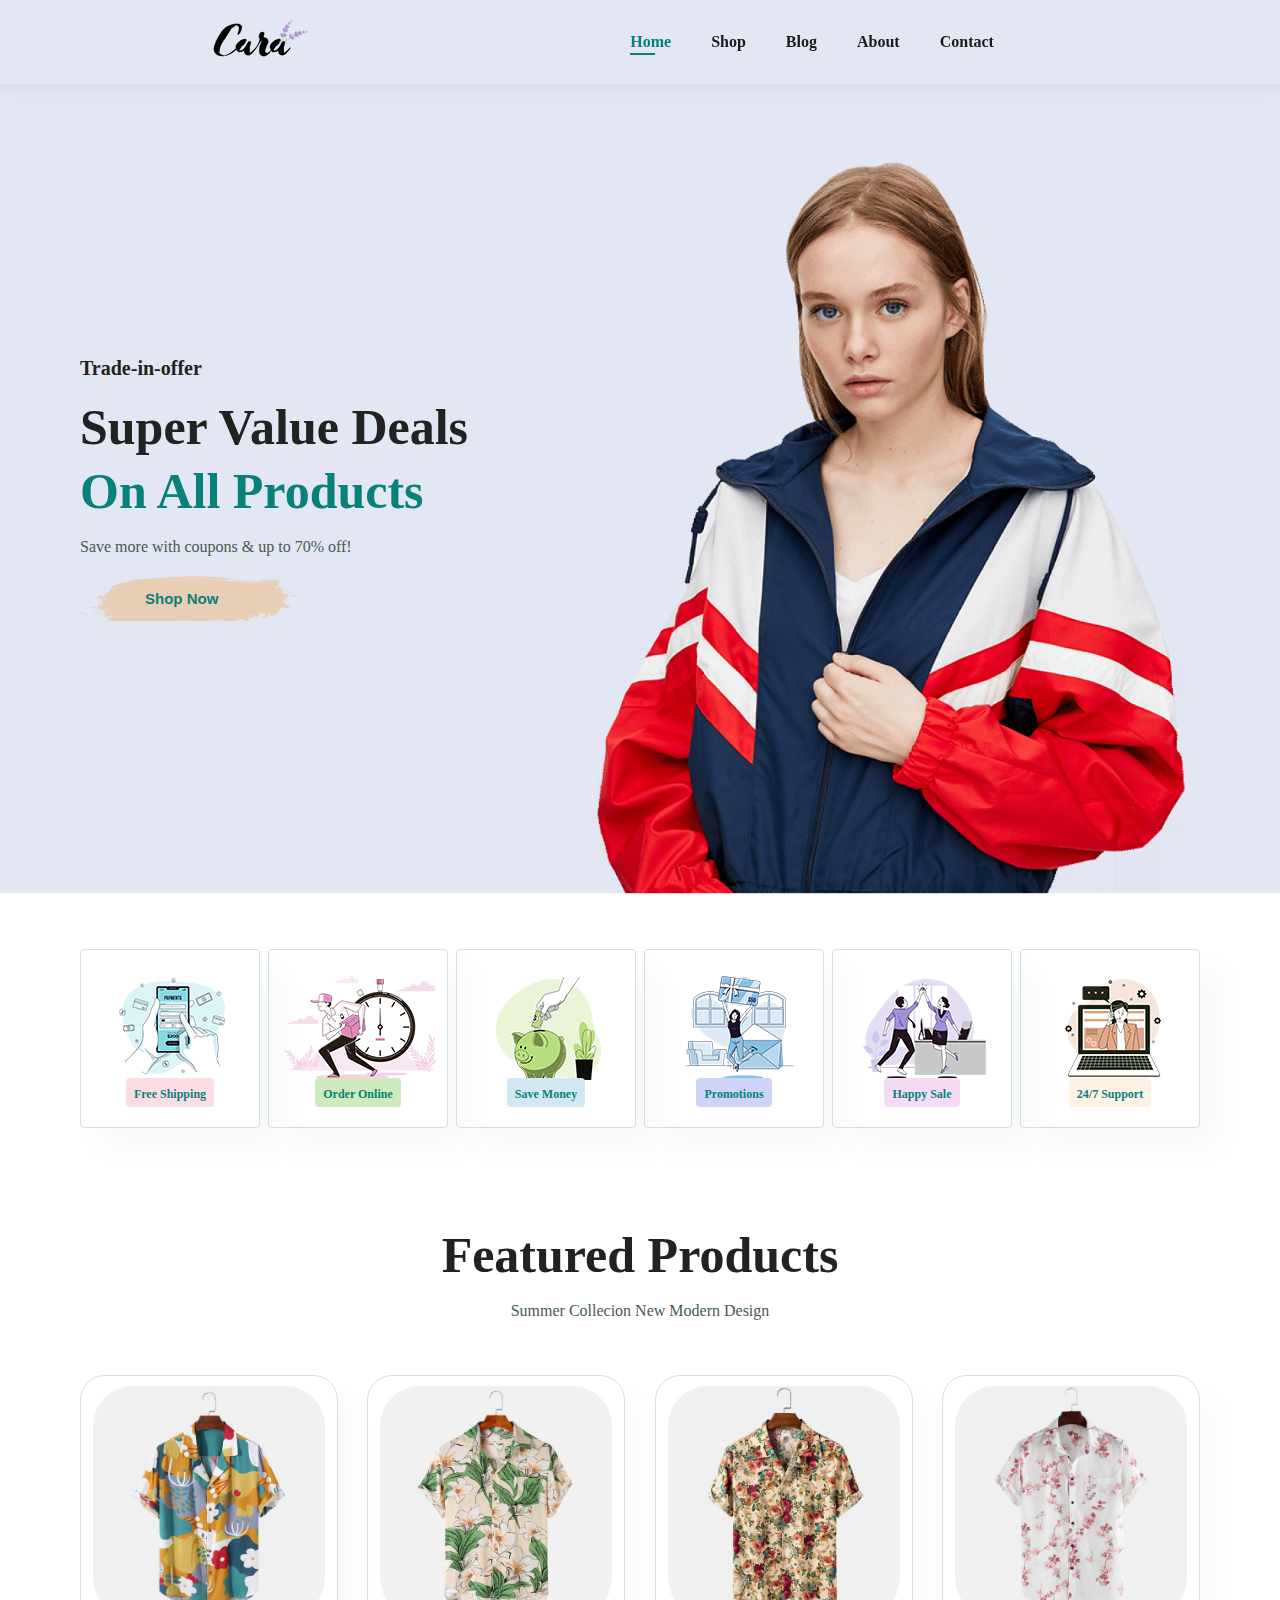
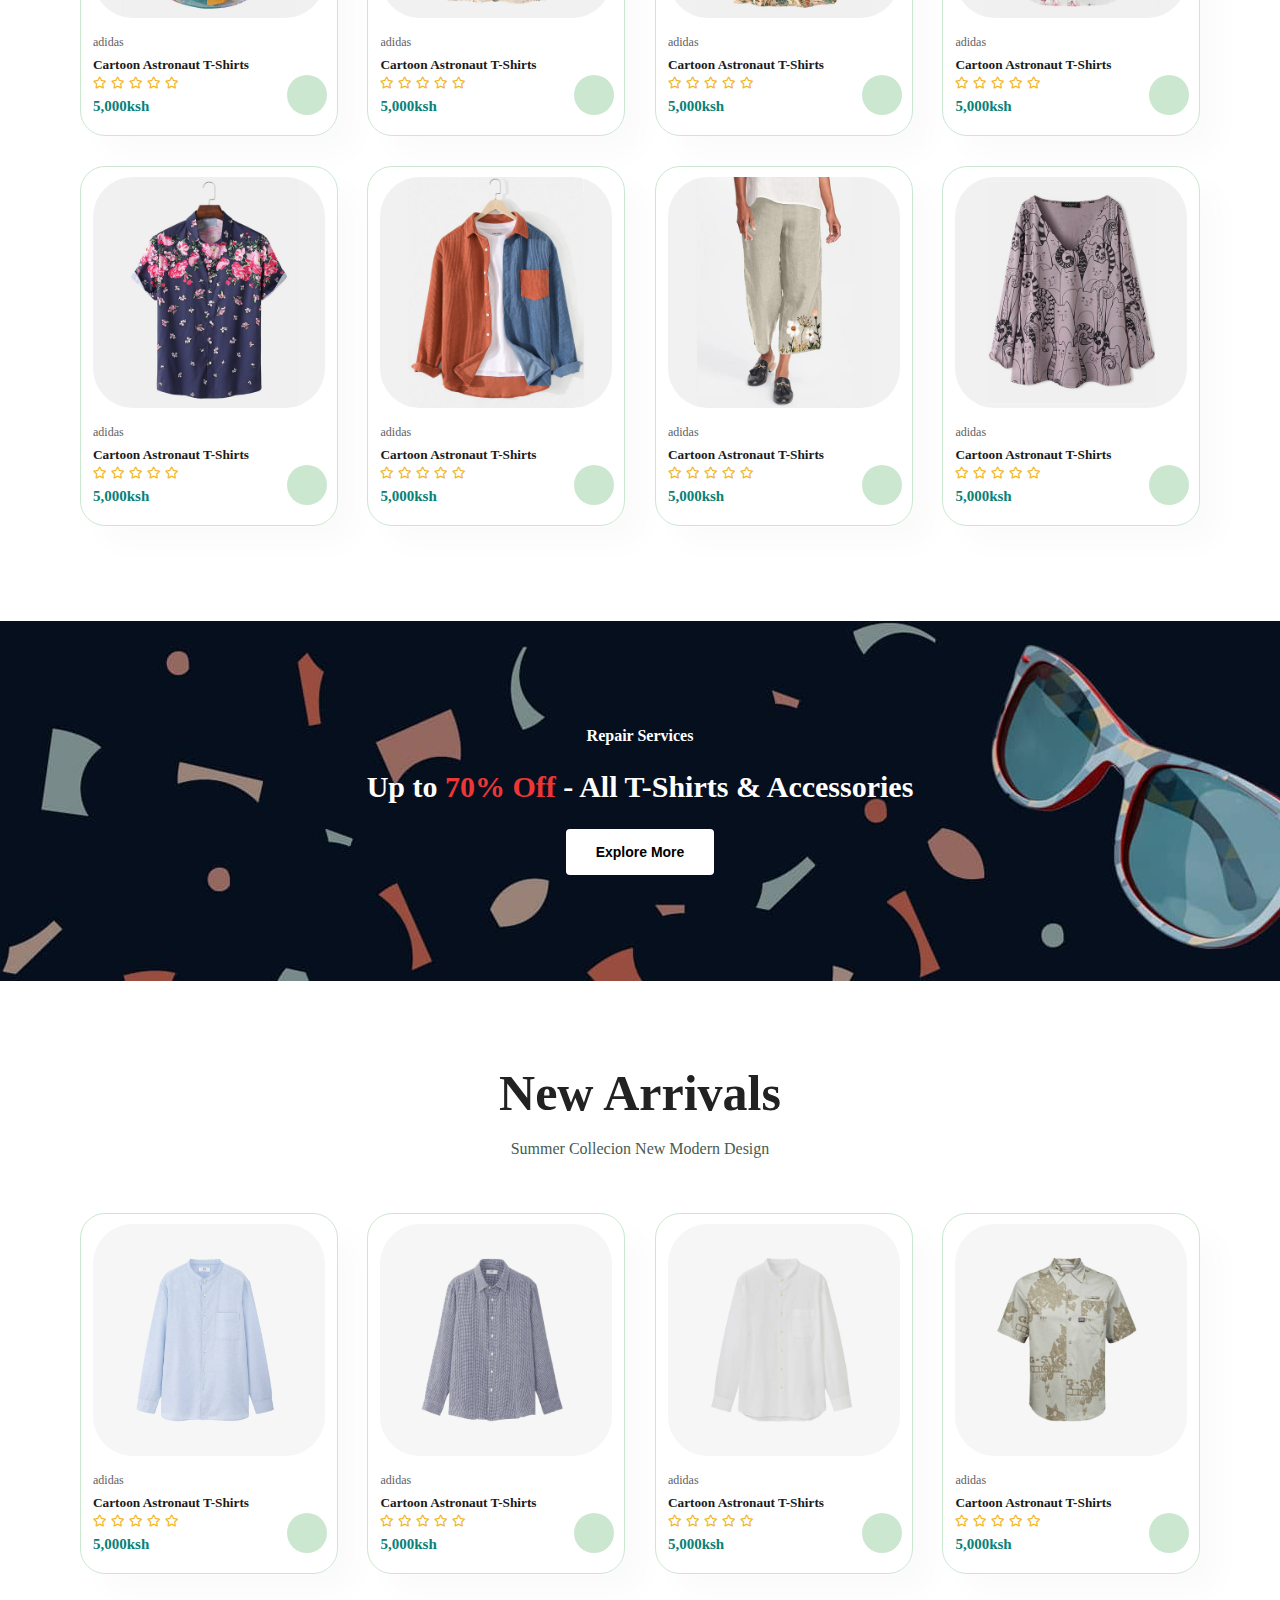
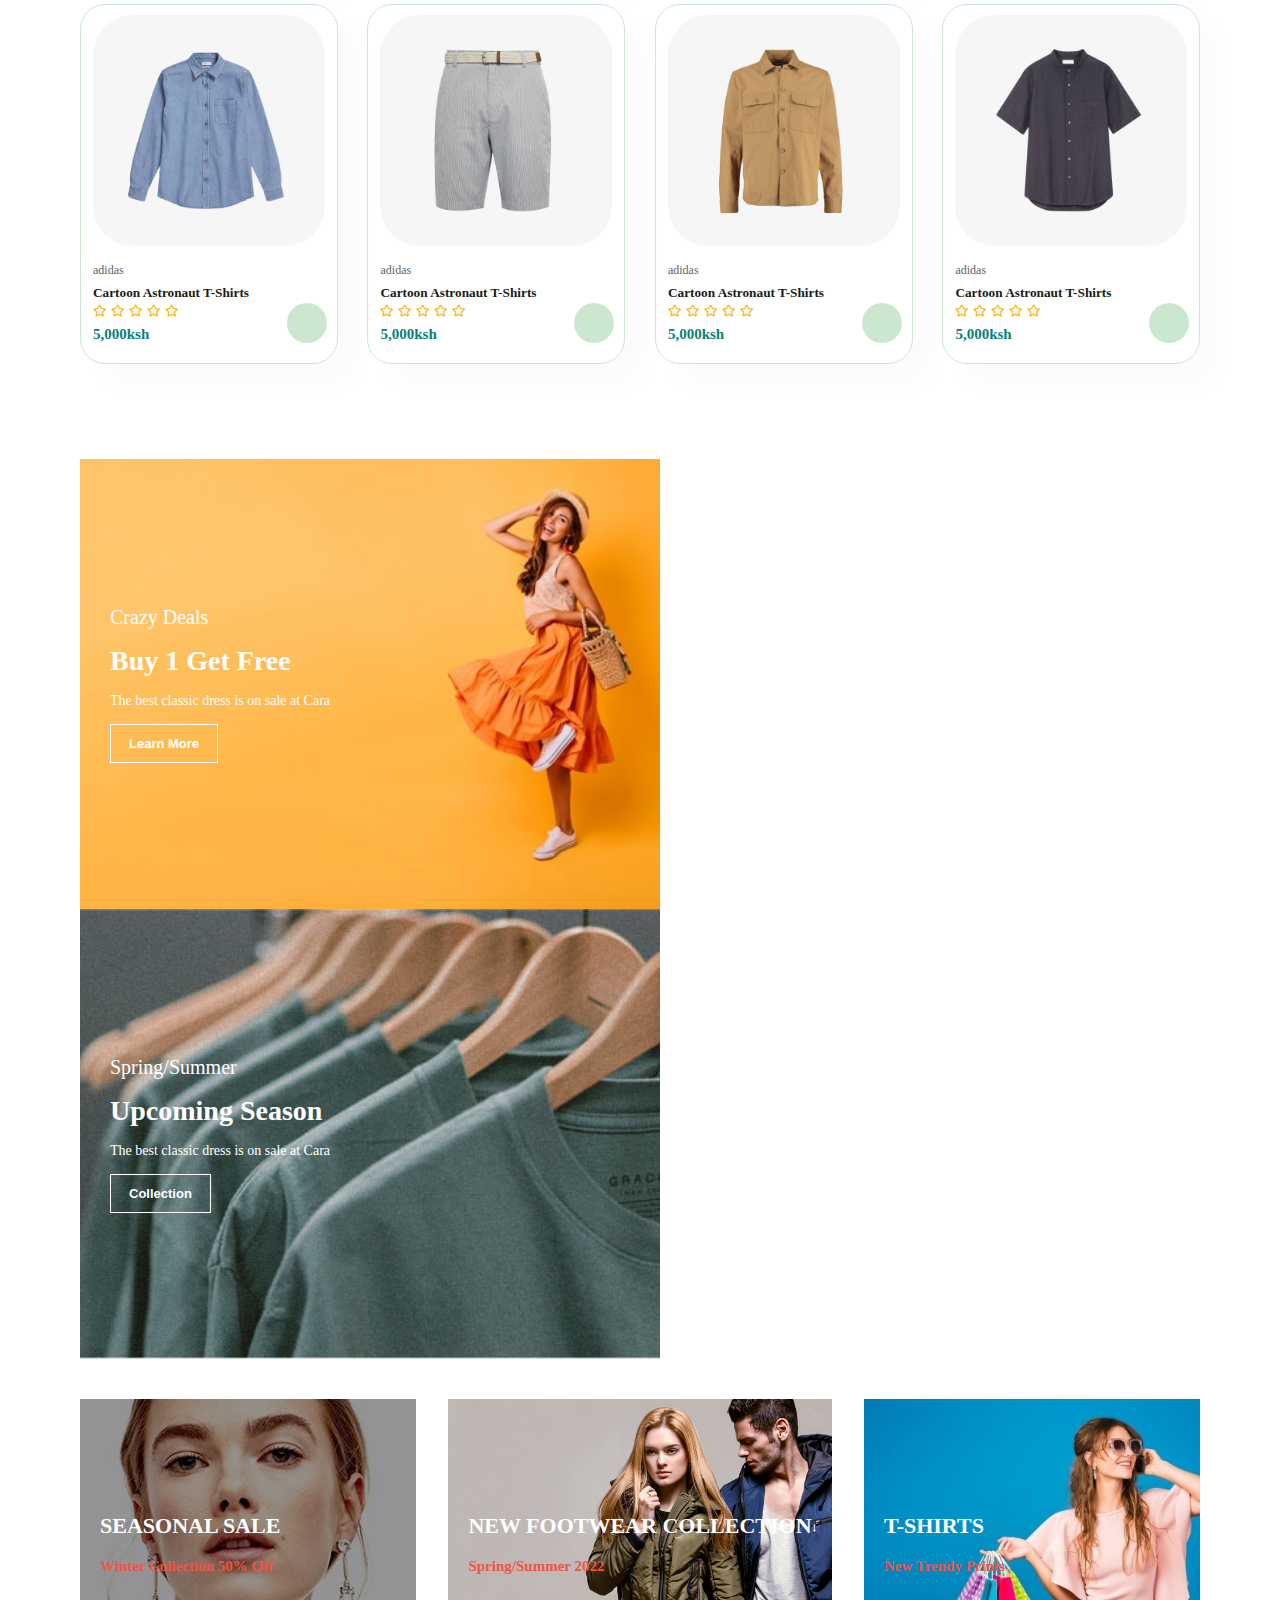
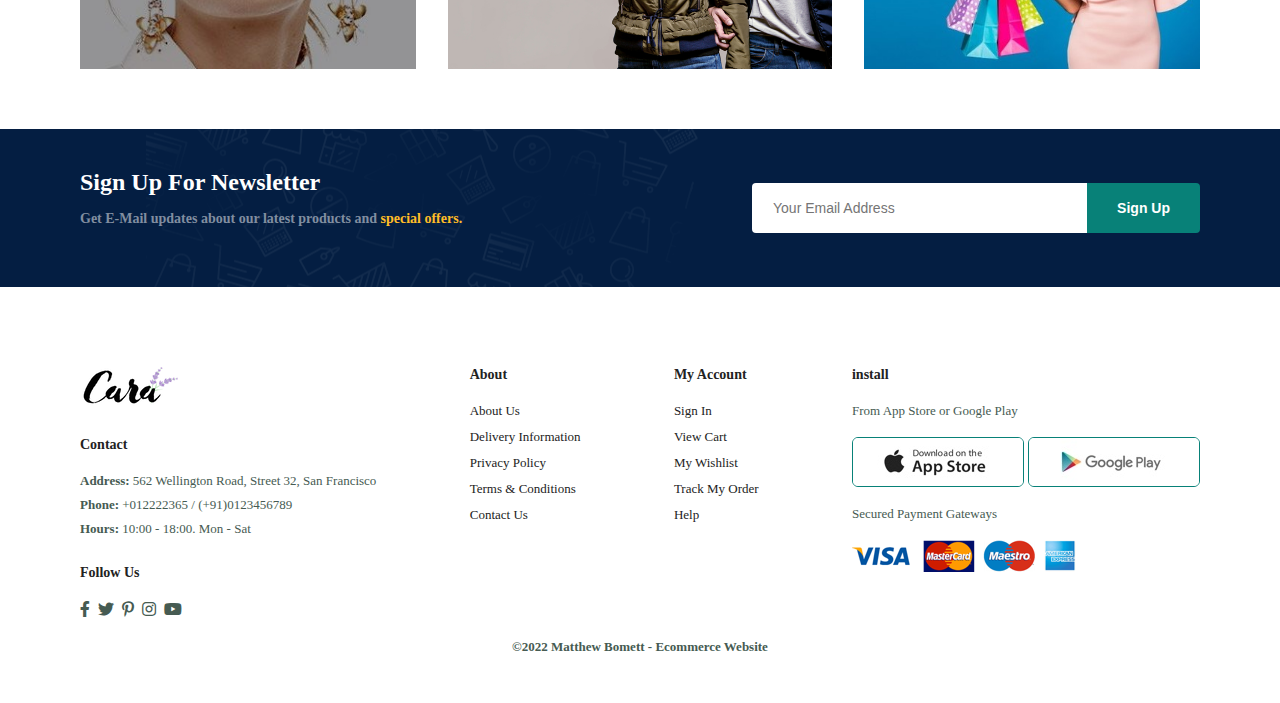
<file: index.html>
<!DOCTYPE html>
<html lang="en">
  <head>
    <meta charset="UTF-8" />
    <meta http-equiv="X-UA-Compatible" content="IE=edge" />
    <meta name="viewport" content="width=device-width, initial-scale=1.0" />
    <title>Ecommerce Website</title>
    <link
      rel="stylesheet"
      href="https://pro.fontawesome.com/releases/v5.10.0/css/all.css"
    />
    <link rel="stylesheet" href="style.css" />
  </head>

  <body>
    <section id="header">
      <a href="#"><img src="img\logo.png" class="logo" alt="" /></a>

      <div>
        <ul id="navbar">
          <li><a class="active" href="index.html">Home</a></li>
          <li><a href="shop.html">Shop</a></li>
          <li><a href="blog.html">Blog</a></li>
          <li><a href="about.html">About</a></li>
          <li><a href="contact.html">Contact</a></li>
          <li id="lg-bag">
            <a href="cart.html"><i class="far fa-shopping-bag"></i></a>
          </li>
          <a href="#" id="close"><i class="far fa-times"></i></a>
        </ul>
      </div>

      <div id="mobile">
        <a href="cart.html"><i class="far fa-shopping-bag"></i></a>
        <i id="bar" class="fas fa-outdent"></i>
      </div>
    </section>

    <section id="hero">
      <h4>Trade-in-offer</h4>
      <h2>Super Value Deals</h2>
      <h1>On All Products</h1>
      <p>Save more with coupons & up to 70% off!</p>
      <button>Shop Now</button>
    </section>

    <section id="feature" class="section-p1">
      <div class="fe-box">
        <img src="img/features/f1.png" alt="" />
        <h6>Free Shipping</h6>
      </div>
      <div class="fe-box">
        <img src="img/features/f2.png" alt="" />
        <h6>Order Online</h6>
      </div>
      <div class="fe-box">
        <img src="img/features/f3.png" alt="" />
        <h6>Save Money</h6>
      </div>
      <div class="fe-box">
        <img src="img/features/f4.png" alt="" />
        <h6>Promotions</h6>
      </div>
      <div class="fe-box">
        <img src="img/features/f5.png" alt="" />
        <h6>Happy Sale</h6>
      </div>
      <div class="fe-box">
        <img src="img/features/f6.png" alt="" />
        <h6>24/7 Support</h6>
      </div>
    </section>

    <section id="product1" class="section-p1">
      <h2>Featured Products</h2>
      <p>Summer Collecion New Modern Design</p>
      <div class="pro-container">
        <div class="pro">
          <img src="img/products/f1.jpg" alt="" />
          <div class="des">
            <span>adidas</span>
            <h5>Cartoon Astronaut T-Shirts</h5>
            <div class="star">
              <i class="far fa-star"></i>
              <i class="far fa-star"></i>
              <i class="far fa-star"></i>
              <i class="far fa-star"></i>
              <i class="far fa-star"></i>
            </div>
            <h4>5,000ksh</h4>
          </div>
          <a href="#"><i class="far fa-shopping-cart cart"></i></a>
        </div>
        <div class="pro">
          <img src="img/products/f2.jpg" alt="" />
          <div class="des">
            <span>adidas</span>
            <h5>Cartoon Astronaut T-Shirts</h5>
            <div class="star">
              <i class="far fa-star"></i>
              <i class="far fa-star"></i>
              <i class="far fa-star"></i>
              <i class="far fa-star"></i>
              <i class="far fa-star"></i>
            </div>
            <h4>5,000ksh</h4>
          </div>
          <a href="#"><i class="far fa-shopping-cart cart"></i></a>
        </div>
        <div class="pro">
          <img src="img/products/f3.jpg" alt="" />
          <div class="des">
            <span>adidas</span>
            <h5>Cartoon Astronaut T-Shirts</h5>
            <div class="star">
              <i class="far fa-star"></i>
              <i class="far fa-star"></i>
              <i class="far fa-star"></i>
              <i class="far fa-star"></i>
              <i class="far fa-star"></i>
            </div>
            <h4>5,000ksh</h4>
          </div>
          <a href="#"><i class="far fa-shopping-cart cart"></i></a>
        </div>
        <div class="pro">
          <img src="img/products/f4.jpg" alt="" />
          <div class="des">
            <span>adidas</span>
            <h5>Cartoon Astronaut T-Shirts</h5>
            <div class="star">
              <i class="far fa-star"></i>
              <i class="far fa-star"></i>
              <i class="far fa-star"></i>
              <i class="far fa-star"></i>
              <i class="far fa-star"></i>
            </div>
            <h4>5,000ksh</h4>
          </div>
          <a href="#"><i class="far fa-shopping-cart cart"></i></a>
        </div>
        <div class="pro">
          <img src="img/products/f5.jpg" alt="" />
          <div class="des">
            <span>adidas</span>
            <h5>Cartoon Astronaut T-Shirts</h5>
            <div class="star">
              <i class="far fa-star"></i>
              <i class="far fa-star"></i>
              <i class="far fa-star"></i>
              <i class="far fa-star"></i>
              <i class="far fa-star"></i>
            </div>
            <h4>5,000ksh</h4>
          </div>
          <a href="#"><i class="far fa-shopping-cart cart"></i></a>
        </div>
        <div class="pro">
          <img src="img/products/f6.jpg" alt="" />
          <div class="des">
            <span>adidas</span>
            <h5>Cartoon Astronaut T-Shirts</h5>
            <div class="star">
              <i class="far fa-star"></i>
              <i class="far fa-star"></i>
              <i class="far fa-star"></i>
              <i class="far fa-star"></i>
              <i class="far fa-star"></i>
            </div>
            <h4>5,000ksh</h4>
          </div>
          <a href="#"><i class="far fa-shopping-cart cart"></i></a>
        </div>
        <div class="pro">
          <img src="img/products/f7.jpg" alt="" />
          <div class="des">
            <span>adidas</span>
            <h5>Cartoon Astronaut T-Shirts</h5>
            <div class="star">
              <i class="far fa-star"></i>
              <i class="far fa-star"></i>
              <i class="far fa-star"></i>
              <i class="far fa-star"></i>
              <i class="far fa-star"></i>
            </div>
            <h4>5,000ksh</h4>
          </div>
          <a href="#"><i class="far fa-shopping-cart cart"></i></a>
        </div>
        <div class="pro">
          <img src="img/products/f8.jpg" alt="" />
          <div class="des">
            <span>adidas</span>
            <h5>Cartoon Astronaut T-Shirts</h5>
            <div class="star">
              <i class="far fa-star"></i>
              <i class="far fa-star"></i>
              <i class="far fa-star"></i>
              <i class="far fa-star"></i>
              <i class="far fa-star"></i>
            </div>
            <h4>5,000ksh</h4>
          </div>
          <a href="#"><i class="far fa-shopping-cart cart"></i></a>
        </div>
      </div>
    </section>

    <section id="banner" class="section-m1">
      <h4>Repair Services</h4>
      <h2>Up to <span>70% Off</span> - All T-Shirts & Accessories</h2>
      <button class="normal">Explore More</button>
    </section>

    <section id="product1" class="section-p1">
      <h2>New Arrivals</h2>
      <p>Summer Collecion New Modern Design</p>
      <div class="pro-container">
        <div class="pro">
          <img src="img/products/n1.jpg" alt="" />
          <div class="des">
            <span>adidas</span>
            <h5>Cartoon Astronaut T-Shirts</h5>
            <div class="star">
              <i class="far fa-star"></i>
              <i class="far fa-star"></i>
              <i class="far fa-star"></i>
              <i class="far fa-star"></i>
              <i class="far fa-star"></i>
            </div>
            <h4>5,000ksh</h4>
          </div>
          <a href="#"><i class="far fa-shopping-cart cart"></i></a>
        </div>
        <div class="pro">
          <img src="img/products/n2.jpg" alt="" />
          <div class="des">
            <span>adidas</span>
            <h5>Cartoon Astronaut T-Shirts</h5>
            <div class="star">
              <i class="far fa-star"></i>
              <i class="far fa-star"></i>
              <i class="far fa-star"></i>
              <i class="far fa-star"></i>
              <i class="far fa-star"></i>
            </div>
            <h4>5,000ksh</h4>
          </div>
          <a href="#"><i class="far fa-shopping-cart cart"></i></a>
        </div>
        <div class="pro">
          <img src="img/products/n3.jpg" alt="" />
          <div class="des">
            <span>adidas</span>
            <h5>Cartoon Astronaut T-Shirts</h5>
            <div class="star">
              <i class="far fa-star"></i>
              <i class="far fa-star"></i>
              <i class="far fa-star"></i>
              <i class="far fa-star"></i>
              <i class="far fa-star"></i>
            </div>
            <h4>5,000ksh</h4>
          </div>
          <a href="#"><i class="far fa-shopping-cart cart"></i></a>
        </div>
        <div class="pro">
          <img src="img/products/n4.jpg" alt="" />
          <div class="des">
            <span>adidas</span>
            <h5>Cartoon Astronaut T-Shirts</h5>
            <div class="star">
              <i class="far fa-star"></i>
              <i class="far fa-star"></i>
              <i class="far fa-star"></i>
              <i class="far fa-star"></i>
              <i class="far fa-star"></i>
            </div>
            <h4>5,000ksh</h4>
          </div>
          <a href="#"><i class="far fa-shopping-cart cart"></i></a>
        </div>
        <div class="pro">
          <img src="img/products/n5.jpg" alt="" />
          <div class="des">
            <span>adidas</span>
            <h5>Cartoon Astronaut T-Shirts</h5>
            <div class="star">
              <i class="far fa-star"></i>
              <i class="far fa-star"></i>
              <i class="far fa-star"></i>
              <i class="far fa-star"></i>
              <i class="far fa-star"></i>
            </div>
            <h4>5,000ksh</h4>
          </div>
          <a href="#"><i class="far fa-shopping-cart cart"></i></a>
        </div>
        <div class="pro">
          <img src="img/products/n6.jpg" alt="" />
          <div class="des">
            <span>adidas</span>
            <h5>Cartoon Astronaut T-Shirts</h5>
            <div class="star">
              <i class="far fa-star"></i>
              <i class="far fa-star"></i>
              <i class="far fa-star"></i>
              <i class="far fa-star"></i>
              <i class="far fa-star"></i>
            </div>
            <h4>5,000ksh</h4>
          </div>
          <a href="#"><i class="far fa-shopping-cart cart"></i></a>
        </div>
        <div class="pro">
          <img src="img/products/n7.jpg" alt="" />
          <div class="des">
            <span>adidas</span>
            <h5>Cartoon Astronaut T-Shirts</h5>
            <div class="star">
              <i class="far fa-star"></i>
              <i class="far fa-star"></i>
              <i class="far fa-star"></i>
              <i class="far fa-star"></i>
              <i class="far fa-star"></i>
            </div>
            <h4>5,000ksh</h4>
          </div>
          <a href="#"><i class="far fa-shopping-cart cart"></i></a>
        </div>
        <div class="pro">
          <img src="img/products/n8.jpg" alt="" />
          <div class="des">
            <span>adidas</span>
            <h5>Cartoon Astronaut T-Shirts</h5>
            <div class="star">
              <i class="far fa-star"></i>
              <i class="far fa-star"></i>
              <i class="far fa-star"></i>
              <i class="far fa-star"></i>
              <i class="far fa-star"></i>
            </div>
            <h4>5,000ksh</h4>
          </div>
          <a href="#"><i class="far fa-shopping-cart cart"></i></a>
        </div>
      </div>
    </section>

    <section id="sm-banner" class="section-p1">
      <div class="banner-box">
        <h4>Crazy Deals</h4>
        <h2>Buy 1 Get Free</h2>
        <span>The best classic dress is on sale at Cara</span>
        <button class="white">Learn More</button>
      </div>
      <div class="banner-box banner-box2">
        <h4>Spring/Summer</h4>
        <h2>Upcoming Season</h2>
        <span>The best classic dress is on sale at Cara</span>
        <button class="white">Collection</button>
      </div>
    </section>

    <section id="banner3">
      <div class="banner-box">
        <h2>SEASONAL SALE</h2>
        <h3>Winter Collection 50% Off</h3>
      </div>
      <div class="banner-box banner-box2">
        <h2>NEW FOOTWEAR COLLECTION</h2>
        <h3>Spring/Summer 2022</h3>
      </div>
      <div class="banner-box banner-box3">
        <h2>T-SHIRTS</h2>
        <h3>New Trendy Prints</h3>
      </div>
    </section>

    <section id="newsletter" class="section-p1 section-m1">
      <div class="newstext">
        <h4>Sign Up For Newsletter</h4>
        <p>
          Get E-Mail updates about our latest products and
          <span>special offers.</span>
        </p>
      </div>
      <div class="form">
        <input type="text" placeholder="Your Email Address" />
        <button class="normal">Sign Up</button>
      </div>
    </section>

    <footer class="section-p1">
      <div class="col">
        <img class="logo" src="img/logo.png" alt="" />
        <h4>Contact</h4>
        <p>
          <strong>Address:</strong> 562 Wellington Road, Street 32, San
          Francisco
        </p>
        <p><strong>Phone:</strong> +012222365 / (+91)0123456789</p>
        <p><strong>Hours:</strong> 10:00 - 18:00. Mon - Sat</p>
        <div class="follow">
          <h4>Follow Us</h4>
          <div class="icon">
            <i class="fab fa-facebook-f"></i>
            <i class="fab fa-twitter"></i>
            <i class="fab fa-pinterest-p"></i>
            <i class="fab fa-instagram"></i>
            <i class="fab fa-youtube"></i>
          </div>
        </div>
      </div>

      <div class="col">
        <h4>About</h4>
        <a href="#">About Us</a>
        <a href="#">Delivery Information</a>
        <a href="#">Privacy Policy</a>
        <a href="#">Terms & Conditions</a>
        <a href="#">Contact Us</a>
      </div>

      <div class="col">
        <h4>My Account</h4>
        <a href="#">Sign In</a>
        <a href="#">View Cart</a>
        <a href="#">My Wishlist</a>
        <a href="#">Track My Order</a>
        <a href="#">Help</a>
      </div>

      <div class="col install">
        <h4>install</h4>
        <p>From App Store or Google Play</p>
        <div class="row">
          <img src="img/pay/app.jpg" alt="" />
          <img src="img/pay/play.jpg" alt="" />
        </div>
        <p>Secured Payment Gateways</p>
        <img src="img/pay/pay.png" alt="" />
      </div>

      <div class="copyright">
        <p><strong>©2022 Matthew Bomett - Ecommerce Website</strong></p>
      </div>
    </footer>

    <script src="script.js"></script>
  </body>
</html>
</file>
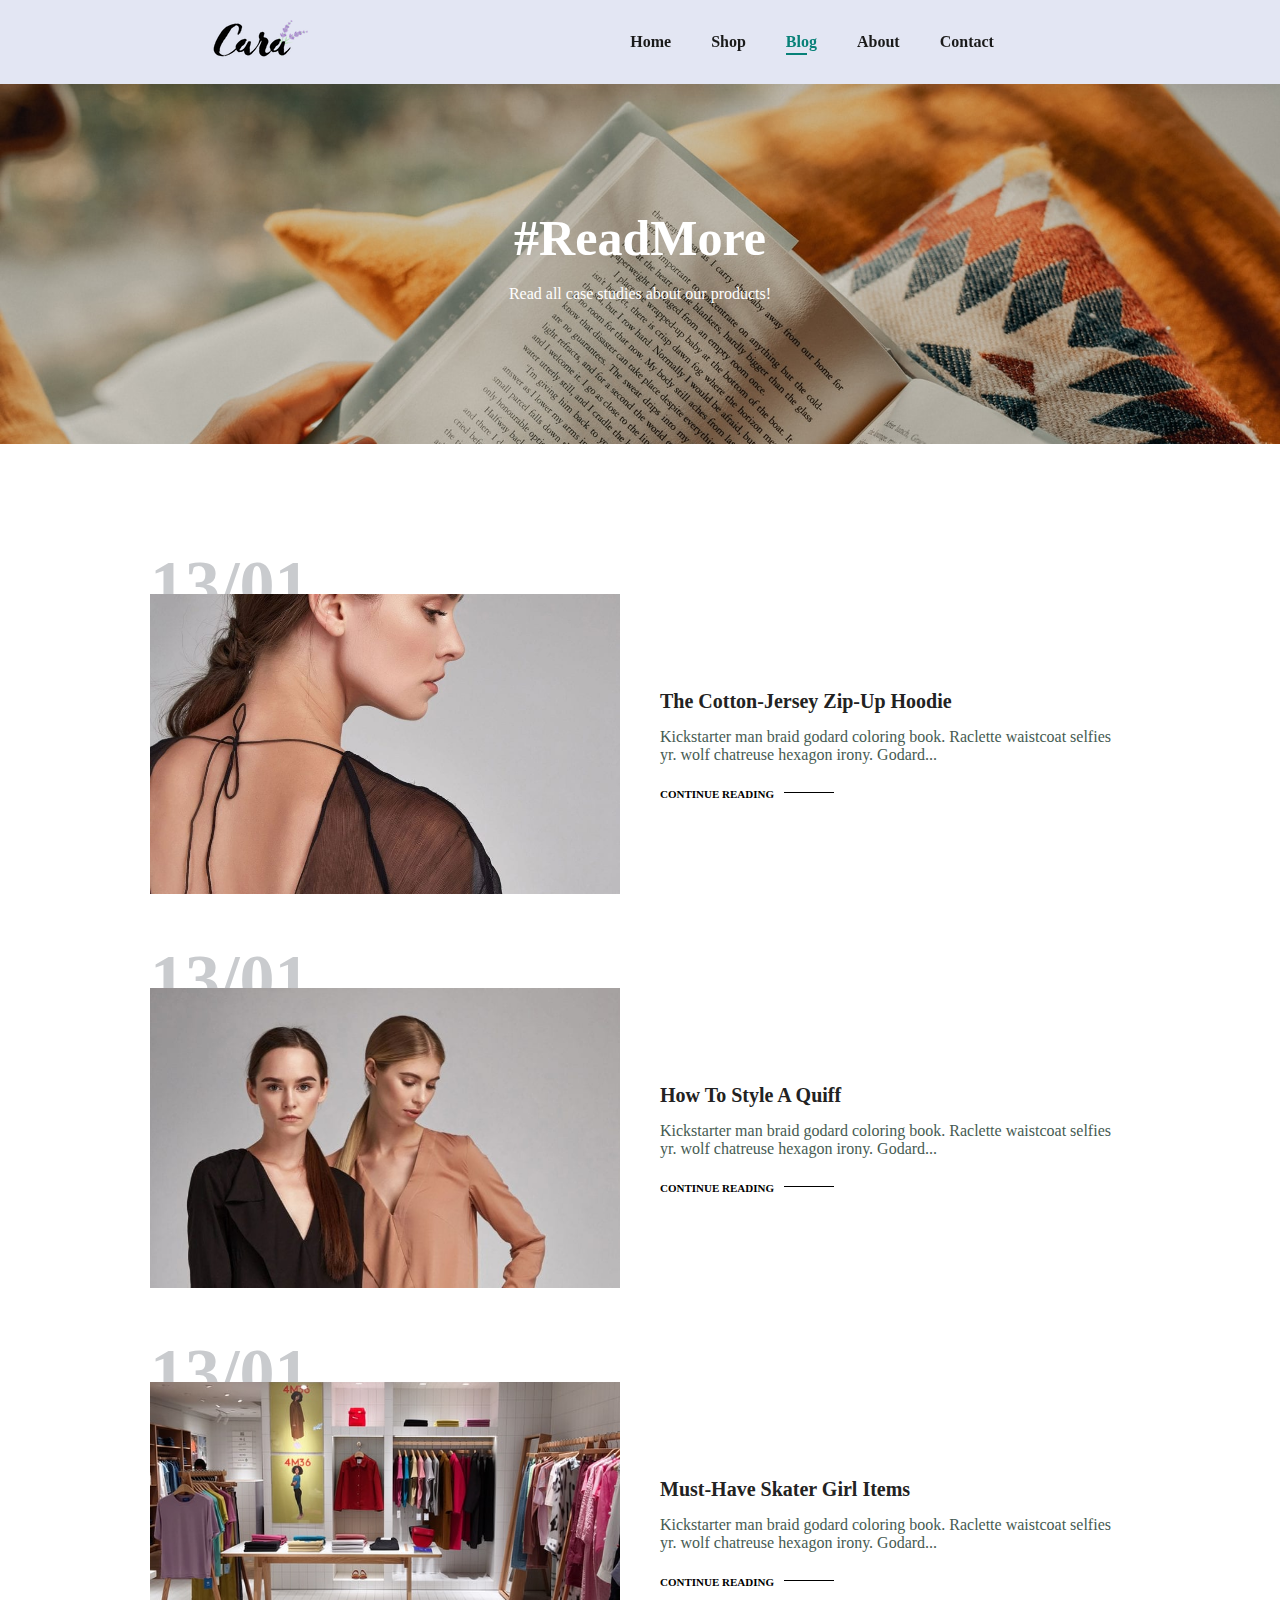
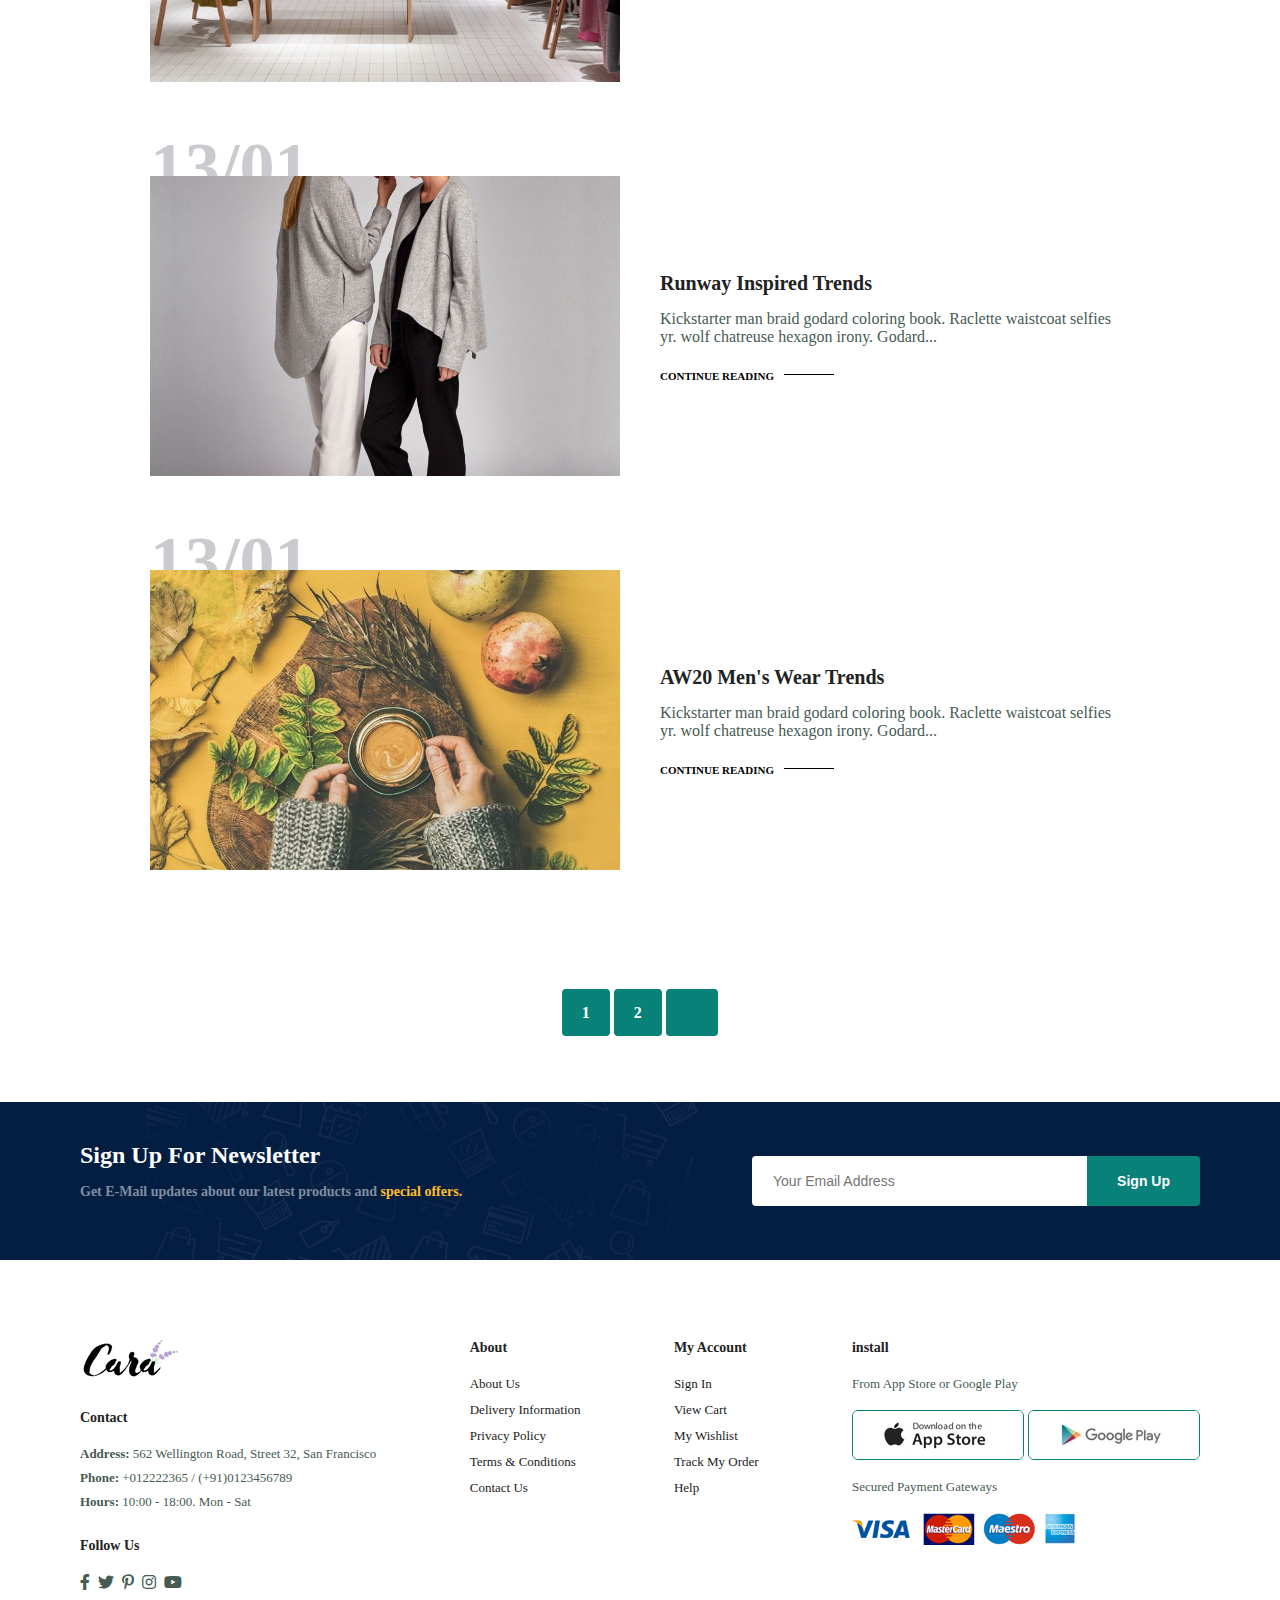
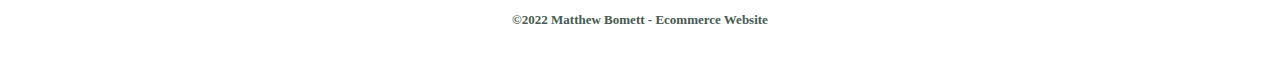
<file: blog.html>
<!DOCTYPE html>
<html lang="en">
  <head>
    <meta charset="UTF-8" />
    <meta http-equiv="X-UA-Compatible" content="IE=edge" />
    <meta name="viewport" content="width=device-width, initial-scale=1.0" />
    <title>Ecommerce Website</title>
    <link
      rel="stylesheet"
      href="https://pro.fontawesome.com/releases/v5.10.0/css/all.css"
    />
    <link rel="stylesheet" href="style.css" />
  </head>

  <body>
    <section id="header">
      <a href="#"><img src="img\logo.png" class="logo" alt="" /></a>

      <div>
        <ul id="navbar">
          <li><a href="index.html">Home</a></li>
          <li><a href="shop.html">Shop</a></li>
          <li><a class="active" href="blog.html">Blog</a></li>
          <li><a href="about.html">About</a></li>
          <li><a href="contact.html">Contact</a></li>
          <li id="lg-bag">
            <a href="cart.html"><i class="far fa-shopping-bag"></i></a>
          </li>
          <a href="#" id="close"><i class="far fa-times"></i></a>
        </ul>
      </div>

      <div id="mobile">
        <a href="cart.html"><i class="far fa-shopping-bag"></i></a>
        <i id="bar" class="fas fa-outdent"></i>
      </div>
    </section>

    <section id="page-header" class="blog-header">
      <h2>#ReadMore</h2>

      <p>Read all case studies about our products!</p>
    </section>

    <section id="blog">
      <div class="blog-box">
        <div class="blog-img">
          <img src="img/blog/b1.jpg" alt="" />
        </div>
        <div class="blog-details">
          <h4>The Cotton-Jersey Zip-Up Hoodie</h4>
          <p>
            Kickstarter man braid godard coloring book. Raclette waistcoat
            selfies yr. wolf chatreuse hexagon irony. Godard...
          </p>
          <a href="#">CONTINUE READING</a>
        </div>
        <h1>13/01</h1>
      </div>

      <div class="blog-box">
        <div class="blog-img">
          <img src="img/blog/b2.jpg" alt="" />
        </div>
        <div class="blog-details">
          <h4>How To Style A Quiff</h4>
          <p>
            Kickstarter man braid godard coloring book. Raclette waistcoat
            selfies yr. wolf chatreuse hexagon irony. Godard...
          </p>
          <a href="#">CONTINUE READING</a>
        </div>
        <h1>13/01</h1>
      </div>

      <div class="blog-box">
        <div class="blog-img">
          <img src="img/blog/b3.jpg" alt="" />
        </div>
        <div class="blog-details">
          <h4>Must-Have Skater Girl Items</h4>
          <p>
            Kickstarter man braid godard coloring book. Raclette waistcoat
            selfies yr. wolf chatreuse hexagon irony. Godard...
          </p>
          <a href="#">CONTINUE READING</a>
        </div>
        <h1>13/01</h1>
      </div>

      <div class="blog-box">
        <div class="blog-img">
          <img src="img/blog/b4.jpg" alt="" />
        </div>
        <div class="blog-details">
          <h4>Runway Inspired Trends</h4>
          <p>
            Kickstarter man braid godard coloring book. Raclette waistcoat
            selfies yr. wolf chatreuse hexagon irony. Godard...
          </p>
          <a href="#">CONTINUE READING</a>
        </div>
        <h1>13/01</h1>
      </div>

      <div class="blog-box">
        <div class="blog-img">
          <img src="img/blog/b6.jpg" alt="" />
        </div>
        <div class="blog-details">
          <h4>AW20 Men's Wear Trends</h4>
          <p>
            Kickstarter man braid godard coloring book. Raclette waistcoat
            selfies yr. wolf chatreuse hexagon irony. Godard...
          </p>
          <a href="#">CONTINUE READING</a>
        </div>
        <h1>13/01</h1>
      </div>
    </section>

    <section id="pagination" class="section-p1">
      <a href="#">1</a>
      <a href="#">2</a>
      <a href="#"><i class="fal fa-long-arrow-alt-right"></i></a>
    </section>

    <section id="newsletter" class="section-p1 section-m1">
      <div class="newstext">
        <h4>Sign Up For Newsletter</h4>
        <p>
          Get E-Mail updates about our latest products and
          <span>special offers.</span>
        </p>
      </div>
      <div class="form">
        <input type="text" placeholder="Your Email Address" />
        <button class="normal">Sign Up</button>
      </div>
    </section>

    <footer class="section-p1">
      <div class="col">
        <img class="logo" src="img/logo.png" alt="" />
        <h4>Contact</h4>
        <p>
          <strong>Address:</strong> 562 Wellington Road, Street 32, San
          Francisco
        </p>
        <p><strong>Phone:</strong> +012222365 / (+91)0123456789</p>
        <p><strong>Hours:</strong> 10:00 - 18:00. Mon - Sat</p>
        <div class="follow">
          <h4>Follow Us</h4>
          <div class="icon">
            <i class="fab fa-facebook-f"></i>
            <i class="fab fa-twitter"></i>
            <i class="fab fa-pinterest-p"></i>
            <i class="fab fa-instagram"></i>
            <i class="fab fa-youtube"></i>
          </div>
        </div>
      </div>

      <div class="col">
        <h4>About</h4>
        <a href="#">About Us</a>
        <a href="#">Delivery Information</a>
        <a href="#">Privacy Policy</a>
        <a href="#">Terms & Conditions</a>
        <a href="#">Contact Us</a>
      </div>

      <div class="col">
        <h4>My Account</h4>
        <a href="#">Sign In</a>
        <a href="#">View Cart</a>
        <a href="#">My Wishlist</a>
        <a href="#">Track My Order</a>
        <a href="#">Help</a>
      </div>

      <div class="col install">
        <h4>install</h4>
        <p>From App Store or Google Play</p>
        <div class="row">
          <img src="img/pay/app.jpg" alt="" />
          <img src="img/pay/play.jpg" alt="" />
        </div>
        <p>Secured Payment Gateways</p>
        <img src="img/pay/pay.png" alt="" />
      </div>

      <div class="copyright">
        <p><strong>©2022 Matthew Bomett - Ecommerce Website</strong></p>
      </div>
    </footer>

    <script src="script.js"></script>
  </body>
</html>
</file>
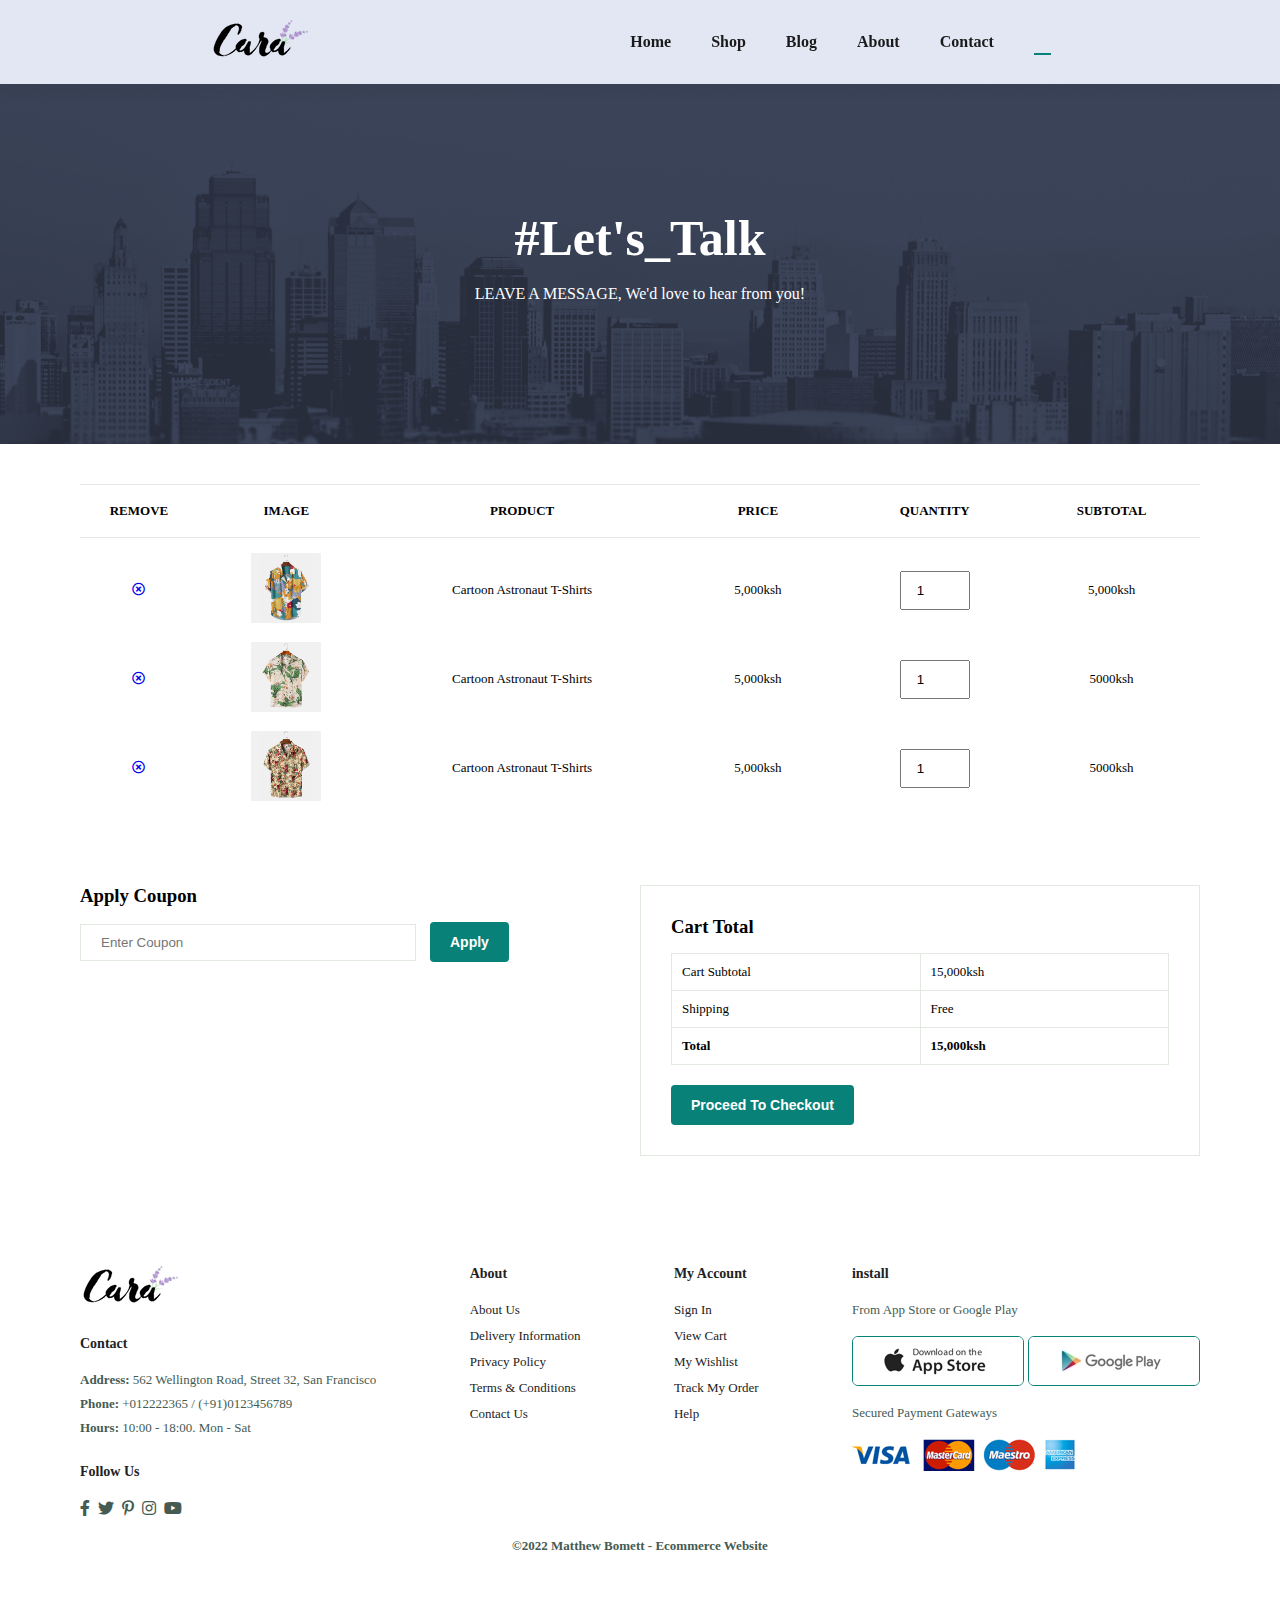
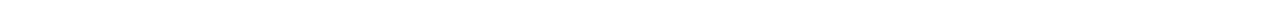
<file: cart.html>
<!DOCTYPE html>
<html lang="en">
  <head>
    <meta charset="UTF-8" />
    <meta http-equiv="X-UA-Compatible" content="IE=edge" />
    <meta name="viewport" content="width=device-width, initial-scale=1.0" />
    <title>Ecommerce Website</title>
    <link
      rel="stylesheet"
      href="https://pro.fontawesome.com/releases/v5.10.0/css/all.css"
    />
    <link rel="stylesheet" href="style.css" />
  </head>

  <body>
    <section id="header">
      <a href="#"><img src="img\logo.png" class="logo" alt="" /></a>

      <div>
        <ul id="navbar">
          <li><a href="index.html">Home</a></li>
          <li><a href="shop.html">Shop</a></li>
          <li><a href="blog.html">Blog</a></li>
          <li><a href="about.html">About</a></li>
          <li><a href="contact.html">Contact</a></li>
          <li id="lg-bag">
            <a class="active" href="cart.html"
              ><i class="far fa-shopping-bag"></i
            ></a>
          </li>
          <a href="#" id="close"><i class="far fa-times"></i></a>
        </ul>
      </div>

      <div id="mobile">
        <a href="cart.html"><i class="far fa-shopping-bag"></i></a>
        <i id="bar" class="fas fa-outdent"></i>
      </div>
    </section>

    <section id="page-header" class="about-header">
      <h2>#Let's_Talk</h2>

      <p>LEAVE A MESSAGE, We'd love to hear from you!</p>
    </section>

    <section id="cart" class="section-p1">
      <table width="100%">
        <thead>
          <tr>
            <td>Remove</td>
            <td>Image</td>
            <td>Product</td>
            <td>Price</td>
            <td>Quantity</td>
            <td>Subtotal</td>
          </tr>
        </thead>
        <tbody>
          <tr>
            <td>
              <a href="#"><i class="far fa-times-circle"></i></a>
            </td>
            <td><img src="img/products/f1.jpg" alt="" /></td>
            <td>Cartoon Astronaut T-Shirts</td>
            <td>5,000ksh</td>
            <td><input type="number" value="1" /></td>
            <td>5,000ksh</td>
          </tr>
          <tr>
            <td>
              <a href="#"><i class="far fa-times-circle"></i></a>
            </td>
            <td><img src="img/products/f2.jpg" alt="" /></td>
            <td>Cartoon Astronaut T-Shirts</td>
            <td>5,000ksh</td>
            <td><input type="number" value="1" /></td>
            <td>5000ksh</td>
          </tr>
          <tr>
            <td>
              <a href="#"><i class="far fa-times-circle"></i></a>
            </td>
            <td><img src="img/products/f3.jpg" alt="" /></td>
            <td>Cartoon Astronaut T-Shirts</td>
            <td>5,000ksh</td>
            <td><input type="number" value="1" /></td>
            <td>5000ksh</td>
          </tr>
        </tbody>
      </table>
    </section>

    <section id="cart-add" class="section-p1">
      <div id="coupon">
        <h3>Apply Coupon</h3>
        <div>
          <input type="text" placeholder="Enter Coupon" />
          <button class="normal">Apply</button>
        </div>
      </div>

      <div id="subtotal">
        <h3>Cart Total</h3>
        <table>
          <tr>
            <td>Cart Subtotal</td>
            <td>15,000ksh</td>
          </tr>
          <tr>
            <td>Shipping</td>
            <td>Free</td>
          </tr>
          <tr>
            <td><strong>Total</strong></td>
            <td><strong>15,000ksh</strong></td>
          </tr>
        </table>
        <button class="normal">Proceed To Checkout</button>
      </div>
    </section>

    <footer class="section-p1">
      <div class="col">
        <img class="logo" src="img/logo.png" alt="" />
        <h4>Contact</h4>
        <p>
          <strong>Address:</strong> 562 Wellington Road, Street 32, San
          Francisco
        </p>
        <p><strong>Phone:</strong> +012222365 / (+91)0123456789</p>
        <p><strong>Hours:</strong> 10:00 - 18:00. Mon - Sat</p>
        <div class="follow">
          <h4>Follow Us</h4>
          <div class="icon">
            <i class="fab fa-facebook-f"></i>
            <i class="fab fa-twitter"></i>
            <i class="fab fa-pinterest-p"></i>
            <i class="fab fa-instagram"></i>
            <i class="fab fa-youtube"></i>
          </div>
        </div>
      </div>

      <div class="col">
        <h4>About</h4>
        <a href="#">About Us</a>
        <a href="#">Delivery Information</a>
        <a href="#">Privacy Policy</a>
        <a href="#">Terms & Conditions</a>
        <a href="#">Contact Us</a>
      </div>

      <div class="col">
        <h4>My Account</h4>
        <a href="#">Sign In</a>
        <a href="#">View Cart</a>
        <a href="#">My Wishlist</a>
        <a href="#">Track My Order</a>
        <a href="#">Help</a>
      </div>

      <div class="col install">
        <h4>install</h4>
        <p>From App Store or Google Play</p>
        <div class="row">
          <img src="img/pay/app.jpg" alt="" />
          <img src="img/pay/play.jpg" alt="" />
        </div>
        <p>Secured Payment Gateways</p>
        <img src="img/pay/pay.png" alt="" />
      </div>

      <div class="copyright">
        <p><strong>©2022 Matthew Bomett - Ecommerce Website</strong></p>
      </div>
    </footer>

    <script src="script.js"></script>
  </body>
</html>
</file>
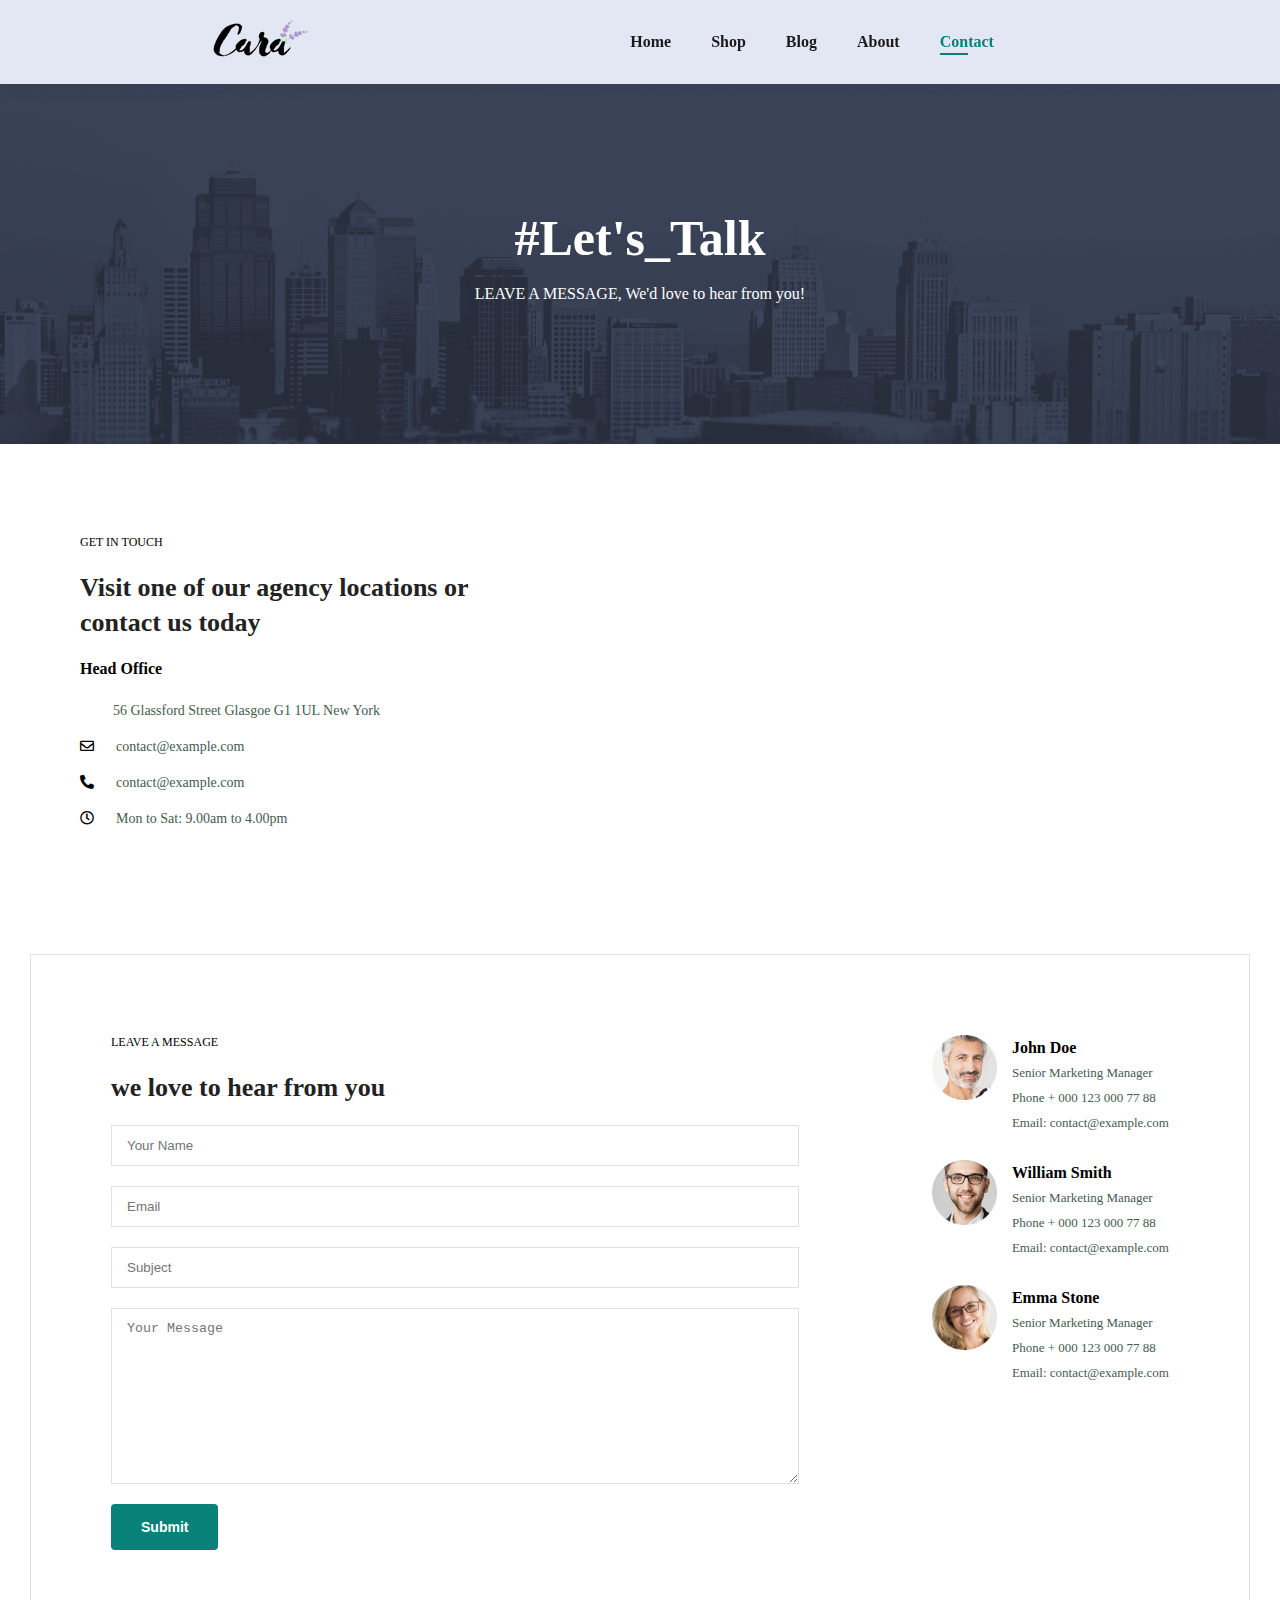
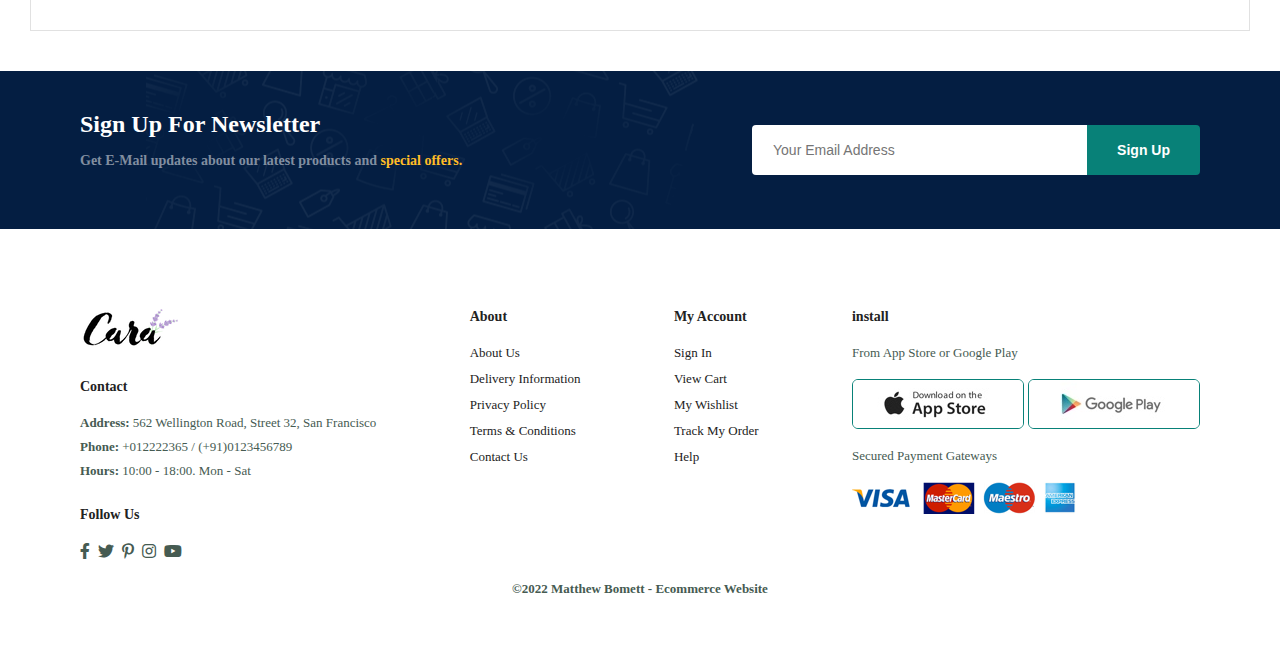
<file: contact.html>
<!DOCTYPE html>
<html lang="en">
  <head>
    <meta charset="UTF-8" />
    <meta http-equiv="X-UA-Compatible" content="IE=edge" />
    <meta name="viewport" content="width=device-width, initial-scale=1.0" />
    <title>Ecommerce Website</title>
    <link
      rel="stylesheet"
      href="https://pro.fontawesome.com/releases/v5.10.0/css/all.css"
    />
    <link rel="stylesheet" href="style.css" />
  </head>

  <body>
    <section id="header">
      <a href="#"><img src="img\logo.png" class="logo" alt="" /></a>

      <div>
        <ul id="navbar">
          <li><a href="index.html">Home</a></li>
          <li><a href="shop.html">Shop</a></li>
          <li><a href="blog.html">Blog</a></li>
          <li><a href="about.html">About</a></li>
          <li><a class="active" href="contact.html">Contact</a></li>
          <li id="lg-bag">
            <a href="cart.html"><i class="far fa-shopping-bag"></i></a>
          </li>
          <a href="#" id="close"><i class="far fa-times"></i></a>
        </ul>
      </div>

      <div id="mobile">
        <a href="cart.html"><i class="far fa-shopping-bag"></i></a>
        <i id="bar" class="fas fa-outdent"></i>
      </div>
    </section>

    <section id="page-header" class="about-header">
      <h2>#Let's_Talk</h2>

      <p>LEAVE A MESSAGE, We'd love to hear from you!</p>
    </section>

    <section id="contact-details" class="section-p1">
      <div class="details">
        <span>GET IN TOUCH</span>
        <h2>Visit one of our agency locations or contact us today</h2>
        <h3>Head Office</h3>
        <div>
          <li>
            <i class="fal fa-map"></i>
            <p>56 Glassford Street Glasgoe G1 1UL New York</p>
          </li>
          <li>
            <i class="far fa-envelope"></i>
            <p>contact@example.com</p>
          </li>
          <li>
            <i class="fas fa-phone-alt"></i>
            <p>contact@example.com</p>
          </li>
          <li>
            <i class="far fa-clock"></i>
            <p>Mon to Sat: 9.00am to 4.00pm</p>
          </li>
        </div>
      </div>

      <div class="map">
        <iframe
          src="https://www.google.com/maps/embed?pb=!1m18!1m12!1m3!1d3989.7684165034298!2d36.
          06024401422875!3d-0.2865685354320927!2m3!1f0!2f0!3f0!3m2!1i1024!2i768!4f13.
          1!3m3!1m2!1s0x18298dd8771e7017%3A0x447516dfe3f54300!2sNAKURU%20CITY!5e0!3m2!1sen!
          2ske!4v1661962986601!5m2!1sen!2ske"
          width="600"
          height="450"
          style="border: 0"
          allowfullscreen=""
          loading="lazy"
          referrerpolicy="no-referrer-when-downgrade"
        ></iframe>
      </div>
    </section>

    <section id="form-details">
      <form action="">
        <span>LEAVE A MESSAGE</span>
        <h2>we love to hear from you</h2>
        <input type="text" placeholder="Your Name" />
        <input type="text" placeholder="Email" />
        <input type="text" placeholder="Subject" />
        <textarea
          name=""
          id=""
          cols="30"
          rows="10"
          placeholder="Your Message"
        ></textarea>
        <button class="normal">Submit</button>
      </form>

      <div class="ppl">
        <div>
          <img src="img/people/1.png" alt="" />
          <p>
            <span>John Doe</span> Senior Marketing Manager <br />
            Phone + 000 123 000 77 88 <br />
            Email: contact@example.com
          </p>
        </div>
        <div>
          <img src="img/people/2.png" alt="" />
          <p>
            <span>William Smith</span> Senior Marketing Manager <br />
            Phone + 000 123 000 77 88 <br />
            Email: contact@example.com
          </p>
        </div>
        <div>
          <img src="img/people/3.png" alt="" />
          <p>
            <span>Emma Stone</span> Senior Marketing Manager <br />
            Phone + 000 123 000 77 88 <br />
            Email: contact@example.com
          </p>
        </div>
      </div>
    </section>

    <section id="newsletter" class="section-p1 section-m1">
      <div class="newstext">
        <h4>Sign Up For Newsletter</h4>
        <p>
          Get E-Mail updates about our latest products and
          <span>special offers.</span>
        </p>
      </div>
      <div class="form">
        <input type="text" placeholder="Your Email Address" />
        <button class="normal">Sign Up</button>
      </div>
    </section>

    <footer class="section-p1">
      <div class="col">
        <img class="logo" src="img/logo.png" alt="" />
        <h4>Contact</h4>
        <p>
          <strong>Address:</strong> 562 Wellington Road, Street 32, San
          Francisco
        </p>
        <p><strong>Phone:</strong> +012222365 / (+91)0123456789</p>
        <p><strong>Hours:</strong> 10:00 - 18:00. Mon - Sat</p>
        <div class="follow">
          <h4>Follow Us</h4>
          <div class="icon">
            <i class="fab fa-facebook-f"></i>
            <i class="fab fa-twitter"></i>
            <i class="fab fa-pinterest-p"></i>
            <i class="fab fa-instagram"></i>
            <i class="fab fa-youtube"></i>
          </div>
        </div>
      </div>

      <div class="col">
        <h4>About</h4>
        <a href="#">About Us</a>
        <a href="#">Delivery Information</a>
        <a href="#">Privacy Policy</a>
        <a href="#">Terms & Conditions</a>
        <a href="#">Contact Us</a>
      </div>

      <div class="col">
        <h4>My Account</h4>
        <a href="#">Sign In</a>
        <a href="#">View Cart</a>
        <a href="#">My Wishlist</a>
        <a href="#">Track My Order</a>
        <a href="#">Help</a>
      </div>

      <div class="col install">
        <h4>install</h4>
        <p>From App Store or Google Play</p>
        <div class="row">
          <img src="img/pay/app.jpg" alt="" />
          <img src="img/pay/play.jpg" alt="" />
        </div>
        <p>Secured Payment Gateways</p>
        <img src="img/pay/pay.png" alt="" />
      </div>

      <div class="copyright">
        <p><strong>©2022 Matthew Bomett - Ecommerce Website</strong></p>
      </div>
    </footer>

    <script src="script.js"></script>
  </body>
</html>
</file>
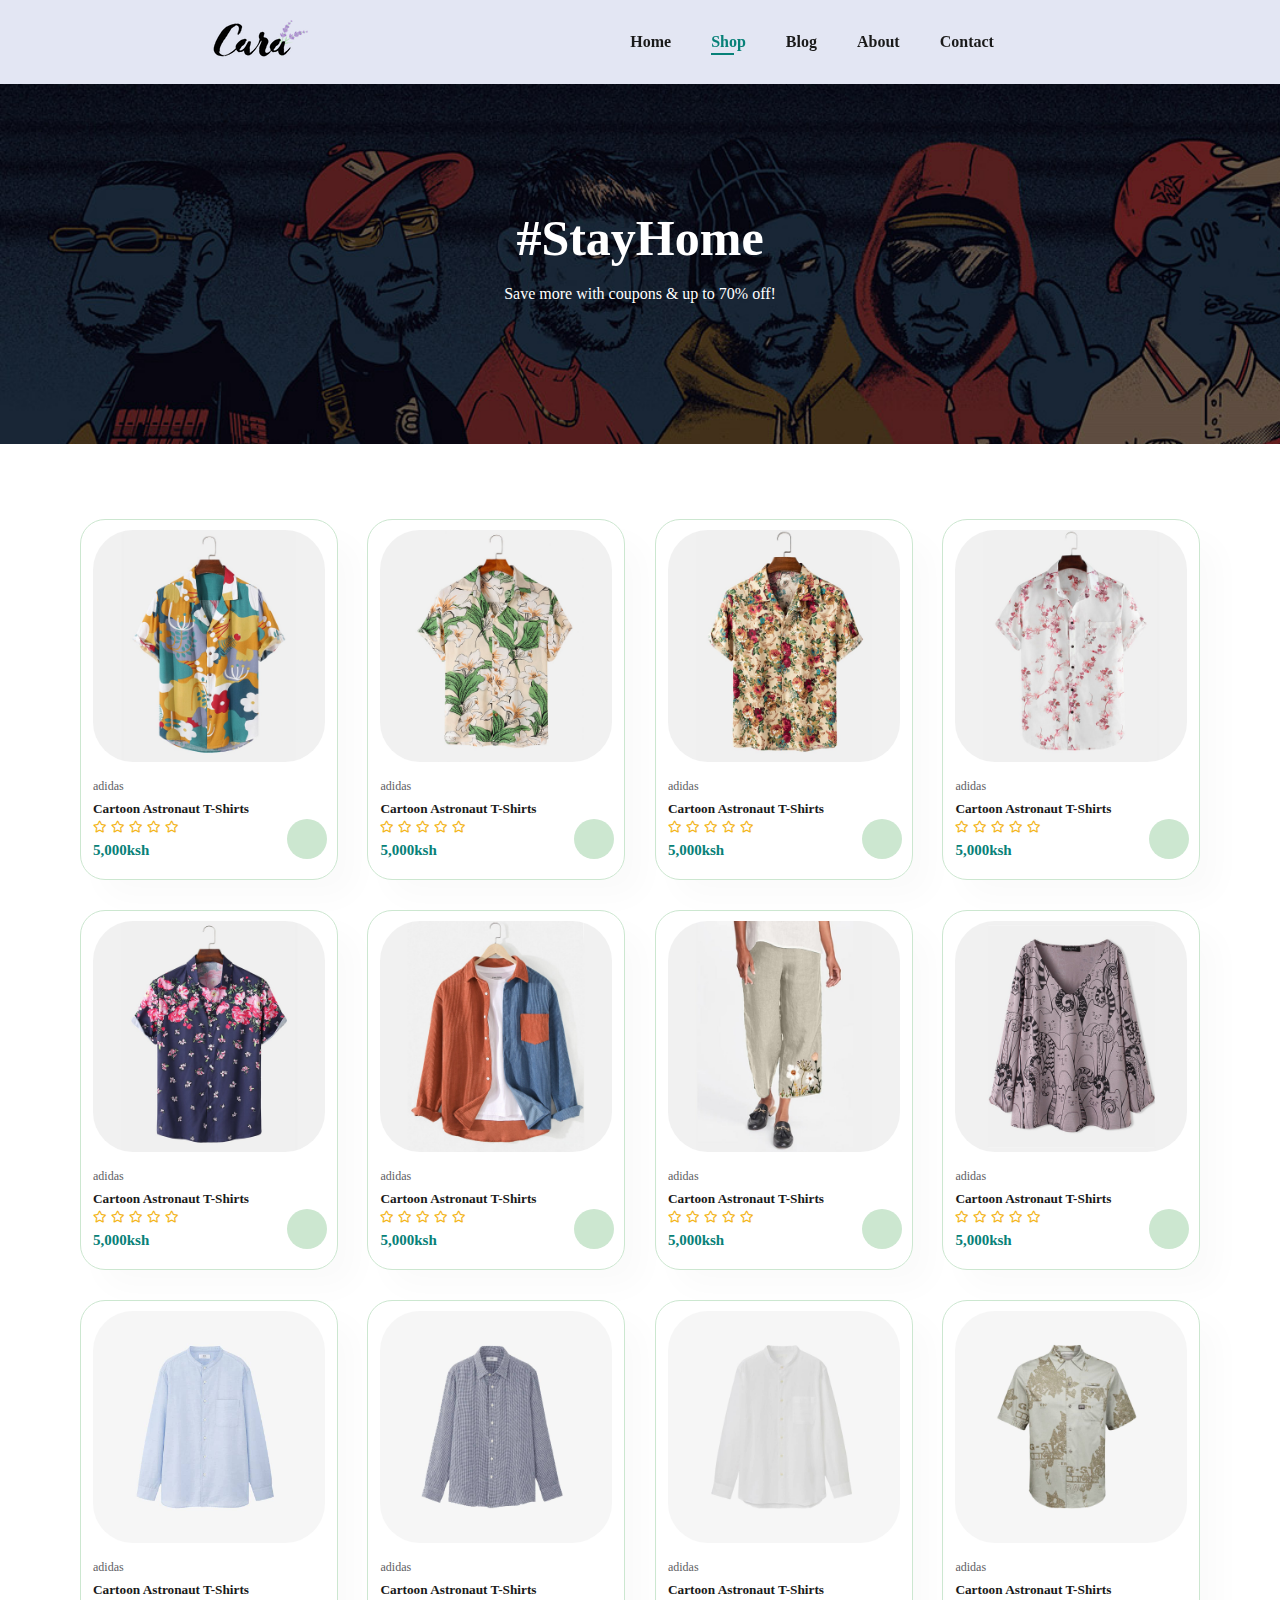
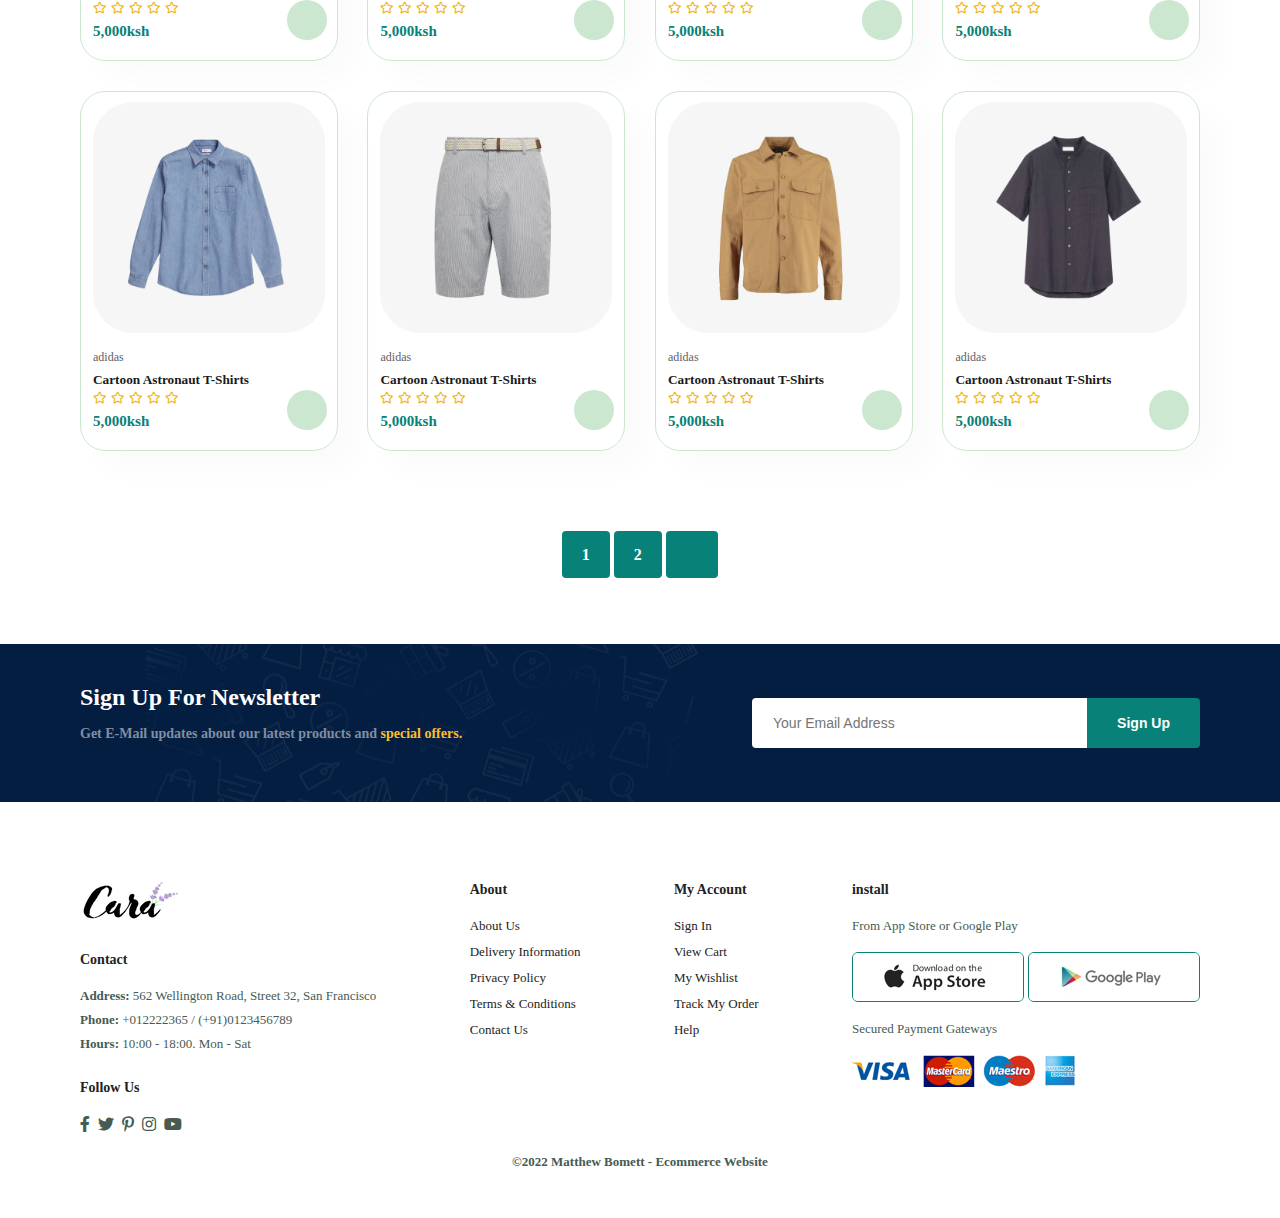
<file: shop.html>
<!DOCTYPE html>
<html lang="en">
  <head>
    <meta charset="UTF-8" />
    <meta http-equiv="X-UA-Compatible" content="IE=edge" />
    <meta name="viewport" content="width=device-width, initial-scale=1.0" />
    <title>Ecommerce Website</title>
    <link
      rel="stylesheet"
      href="https://pro.fontawesome.com/releases/v5.10.0/css/all.css"
    />
    <link rel="stylesheet" href="style.css" />
  </head>

  <body>
    <section id="header">
      <a href="#"><img src="img\logo.png" class="logo" alt="" /></a>

      <div>
        <ul id="navbar">
          <li><a href="index.html">Home</a></li>
          <li><a class="active" href="shop.html">Shop</a></li>
          <li><a href="blog.html">Blog</a></li>
          <li><a href="about.html">About</a></li>
          <li><a href="contact.html">Contact</a></li>
          <li id="lg-bag">
            <a href="cart.html"><i class="far fa-shopping-bag"></i></a>
          </li>
          <a href="#" id="close"><i class="far fa-times"></i></a>
        </ul>
      </div>

      <div id="mobile">
        <a href="cart.html"><i class="far fa-shopping-bag"></i></a>
        <i id="bar" class="fas fa-outdent"></i>
      </div>
    </section>

    <section id="page-header">
      <h2>#StayHome</h2>

      <p>Save more with coupons & up to 70% off!</p>
    </section>

    <section id="product1" class="section-p1">
      <div class="pro-container">
        <div class="pro" onclick="window.location.href='sproduct.html'">
          <img src="img/products/f1.jpg" alt="" />
          <div class="des">
            <span>adidas</span>
            <h5>Cartoon Astronaut T-Shirts</h5>
            <div class="star">
              <i class="far fa-star"></i>
              <i class="far fa-star"></i>
              <i class="far fa-star"></i>
              <i class="far fa-star"></i>
              <i class="far fa-star"></i>
            </div>
            <h4>5,000ksh</h4>
          </div>
          <a href="#"><i class="far fa-shopping-cart cart"></i></a>
        </div>
        <div class="pro">
          <img src="img/products/f2.jpg" alt="" />
          <div class="des">
            <span>adidas</span>
            <h5>Cartoon Astronaut T-Shirts</h5>
            <div class="star">
              <i class="far fa-star"></i>
              <i class="far fa-star"></i>
              <i class="far fa-star"></i>
              <i class="far fa-star"></i>
              <i class="far fa-star"></i>
            </div>
            <h4>5,000ksh</h4>
          </div>
          <a href="#"><i class="far fa-shopping-cart cart"></i></a>
        </div>
        <div class="pro">
          <img src="img/products/f3.jpg" alt="" />
          <div class="des">
            <span>adidas</span>
            <h5>Cartoon Astronaut T-Shirts</h5>
            <div class="star">
              <i class="far fa-star"></i>
              <i class="far fa-star"></i>
              <i class="far fa-star"></i>
              <i class="far fa-star"></i>
              <i class="far fa-star"></i>
            </div>
            <h4>5,000ksh</h4>
          </div>
          <a href="#"><i class="far fa-shopping-cart cart"></i></a>
        </div>
        <div class="pro">
          <img src="img/products/f4.jpg" alt="" />
          <div class="des">
            <span>adidas</span>
            <h5>Cartoon Astronaut T-Shirts</h5>
            <div class="star">
              <i class="far fa-star"></i>
              <i class="far fa-star"></i>
              <i class="far fa-star"></i>
              <i class="far fa-star"></i>
              <i class="far fa-star"></i>
            </div>
            <h4>5,000ksh</h4>
          </div>
          <a href="#"><i class="far fa-shopping-cart cart"></i></a>
        </div>
        <div class="pro">
          <img src="img/products/f5.jpg" alt="" />
          <div class="des">
            <span>adidas</span>
            <h5>Cartoon Astronaut T-Shirts</h5>
            <div class="star">
              <i class="far fa-star"></i>
              <i class="far fa-star"></i>
              <i class="far fa-star"></i>
              <i class="far fa-star"></i>
              <i class="far fa-star"></i>
            </div>
            <h4>5,000ksh</h4>
          </div>
          <a href="#"><i class="far fa-shopping-cart cart"></i></a>
        </div>
        <div class="pro">
          <img src="img/products/f6.jpg" alt="" />
          <div class="des">
            <span>adidas</span>
            <h5>Cartoon Astronaut T-Shirts</h5>
            <div class="star">
              <i class="far fa-star"></i>
              <i class="far fa-star"></i>
              <i class="far fa-star"></i>
              <i class="far fa-star"></i>
              <i class="far fa-star"></i>
            </div>
            <h4>5,000ksh</h4>
          </div>
          <a href="#"><i class="far fa-shopping-cart cart"></i></a>
        </div>
        <div class="pro">
          <img src="img/products/f7.jpg" alt="" />
          <div class="des">
            <span>adidas</span>
            <h5>Cartoon Astronaut T-Shirts</h5>
            <div class="star">
              <i class="far fa-star"></i>
              <i class="far fa-star"></i>
              <i class="far fa-star"></i>
              <i class="far fa-star"></i>
              <i class="far fa-star"></i>
            </div>
            <h4>5,000ksh</h4>
          </div>
          <a href="#"><i class="far fa-shopping-cart cart"></i></a>
        </div>
        <div class="pro">
          <img src="img/products/f8.jpg" alt="" />
          <div class="des">
            <span>adidas</span>
            <h5>Cartoon Astronaut T-Shirts</h5>
            <div class="star">
              <i class="far fa-star"></i>
              <i class="far fa-star"></i>
              <i class="far fa-star"></i>
              <i class="far fa-star"></i>
              <i class="far fa-star"></i>
            </div>
            <h4>5,000ksh</h4>
          </div>
          <a href="#"><i class="far fa-shopping-cart cart"></i></a>
        </div>

        <div class="pro">
          <img src="img/products/n1.jpg" alt="" />
          <div class="des">
            <span>adidas</span>
            <h5>Cartoon Astronaut T-Shirts</h5>
            <div class="star">
              <i class="far fa-star"></i>
              <i class="far fa-star"></i>
              <i class="far fa-star"></i>
              <i class="far fa-star"></i>
              <i class="far fa-star"></i>
            </div>
            <h4>5,000ksh</h4>
          </div>
          <a href="#"><i class="far fa-shopping-cart cart"></i></a>
        </div>
        <div class="pro">
          <img src="img/products/n2.jpg" alt="" />
          <div class="des">
            <span>adidas</span>
            <h5>Cartoon Astronaut T-Shirts</h5>
            <div class="star">
              <i class="far fa-star"></i>
              <i class="far fa-star"></i>
              <i class="far fa-star"></i>
              <i class="far fa-star"></i>
              <i class="far fa-star"></i>
            </div>
            <h4>5,000ksh</h4>
          </div>
          <a href="#"><i class="far fa-shopping-cart cart"></i></a>
        </div>
        <div class="pro">
          <img src="img/products/n3.jpg" alt="" />
          <div class="des">
            <span>adidas</span>
            <h5>Cartoon Astronaut T-Shirts</h5>
            <div class="star">
              <i class="far fa-star"></i>
              <i class="far fa-star"></i>
              <i class="far fa-star"></i>
              <i class="far fa-star"></i>
              <i class="far fa-star"></i>
            </div>
            <h4>5,000ksh</h4>
          </div>
          <a href="#"><i class="far fa-shopping-cart cart"></i></a>
        </div>
        <div class="pro">
          <img src="img/products/n4.jpg" alt="" />
          <div class="des">
            <span>adidas</span>
            <h5>Cartoon Astronaut T-Shirts</h5>
            <div class="star">
              <i class="far fa-star"></i>
              <i class="far fa-star"></i>
              <i class="far fa-star"></i>
              <i class="far fa-star"></i>
              <i class="far fa-star"></i>
            </div>
            <h4>5,000ksh</h4>
          </div>
          <a href="#"><i class="far fa-shopping-cart cart"></i></a>
        </div>
        <div class="pro">
          <img src="img/products/n5.jpg" alt="" />
          <div class="des">
            <span>adidas</span>
            <h5>Cartoon Astronaut T-Shirts</h5>
            <div class="star">
              <i class="far fa-star"></i>
              <i class="far fa-star"></i>
              <i class="far fa-star"></i>
              <i class="far fa-star"></i>
              <i class="far fa-star"></i>
            </div>
            <h4>5,000ksh</h4>
          </div>
          <a href="#"><i class="far fa-shopping-cart cart"></i></a>
        </div>
        <div class="pro">
          <img src="img/products/n6.jpg" alt="" />
          <div class="des">
            <span>adidas</span>
            <h5>Cartoon Astronaut T-Shirts</h5>
            <div class="star">
              <i class="far fa-star"></i>
              <i class="far fa-star"></i>
              <i class="far fa-star"></i>
              <i class="far fa-star"></i>
              <i class="far fa-star"></i>
            </div>
            <h4>5,000ksh</h4>
          </div>
          <a href="#"><i class="far fa-shopping-cart cart"></i></a>
        </div>
        <div class="pro">
          <img src="img/products/n7.jpg" alt="" />
          <div class="des">
            <span>adidas</span>
            <h5>Cartoon Astronaut T-Shirts</h5>
            <div class="star">
              <i class="far fa-star"></i>
              <i class="far fa-star"></i>
              <i class="far fa-star"></i>
              <i class="far fa-star"></i>
              <i class="far fa-star"></i>
            </div>
            <h4>5,000ksh</h4>
          </div>
          <a href="#"><i class="far fa-shopping-cart cart"></i></a>
        </div>
        <div class="pro">
          <img src="img/products/n8.jpg" alt="" />
          <div class="des">
            <span>adidas</span>
            <h5>Cartoon Astronaut T-Shirts</h5>
            <div class="star">
              <i class="far fa-star"></i>
              <i class="far fa-star"></i>
              <i class="far fa-star"></i>
              <i class="far fa-star"></i>
              <i class="far fa-star"></i>
            </div>
            <h4>5,000ksh</h4>
          </div>
          <a href="#"><i class="far fa-shopping-cart cart"></i></a>
        </div>
      </div>
    </section>

    <section id="pagination" class="section-p1">
      <a href="#">1</a>
      <a href="#">2</a>
      <a href="#"><i class="fal fa-long-arrow-alt-right"></i></a>
    </section>

    <section id="newsletter" class="section-p1 section-m1">
      <div class="newstext">
        <h4>Sign Up For Newsletter</h4>
        <p>
          Get E-Mail updates about our latest products and
          <span>special offers.</span>
        </p>
      </div>
      <div class="form">
        <input type="text" placeholder="Your Email Address" />
        <button class="normal">Sign Up</button>
      </div>
    </section>

    <footer class="section-p1">
      <div class="col">
        <img class="logo" src="img/logo.png" alt="" />
        <h4>Contact</h4>
        <p>
          <strong>Address:</strong> 562 Wellington Road, Street 32, San
          Francisco
        </p>
        <p><strong>Phone:</strong> +012222365 / (+91)0123456789</p>
        <p><strong>Hours:</strong> 10:00 - 18:00. Mon - Sat</p>
        <div class="follow">
          <h4>Follow Us</h4>
          <div class="icon">
            <i class="fab fa-facebook-f"></i>
            <i class="fab fa-twitter"></i>
            <i class="fab fa-pinterest-p"></i>
            <i class="fab fa-instagram"></i>
            <i class="fab fa-youtube"></i>
          </div>
        </div>
      </div>

      <div class="col">
        <h4>About</h4>
        <a href="#">About Us</a>
        <a href="#">Delivery Information</a>
        <a href="#">Privacy Policy</a>
        <a href="#">Terms & Conditions</a>
        <a href="#">Contact Us</a>
      </div>

      <div class="col">
        <h4>My Account</h4>
        <a href="#">Sign In</a>
        <a href="#">View Cart</a>
        <a href="#">My Wishlist</a>
        <a href="#">Track My Order</a>
        <a href="#">Help</a>
      </div>

      <div class="col install">
        <h4>install</h4>
        <p>From App Store or Google Play</p>
        <div class="row">
          <img src="img/pay/app.jpg" alt="" />
          <img src="img/pay/play.jpg" alt="" />
        </div>
        <p>Secured Payment Gateways</p>
        <img src="img/pay/pay.png" alt="" />
      </div>

      <div class="copyright">
        <p><strong>©2022 Matthew Bomett - Ecommerce Website</strong></p>
      </div>
    </footer>

    <script src="script.js"></script>
  </body>
</html>
</file>
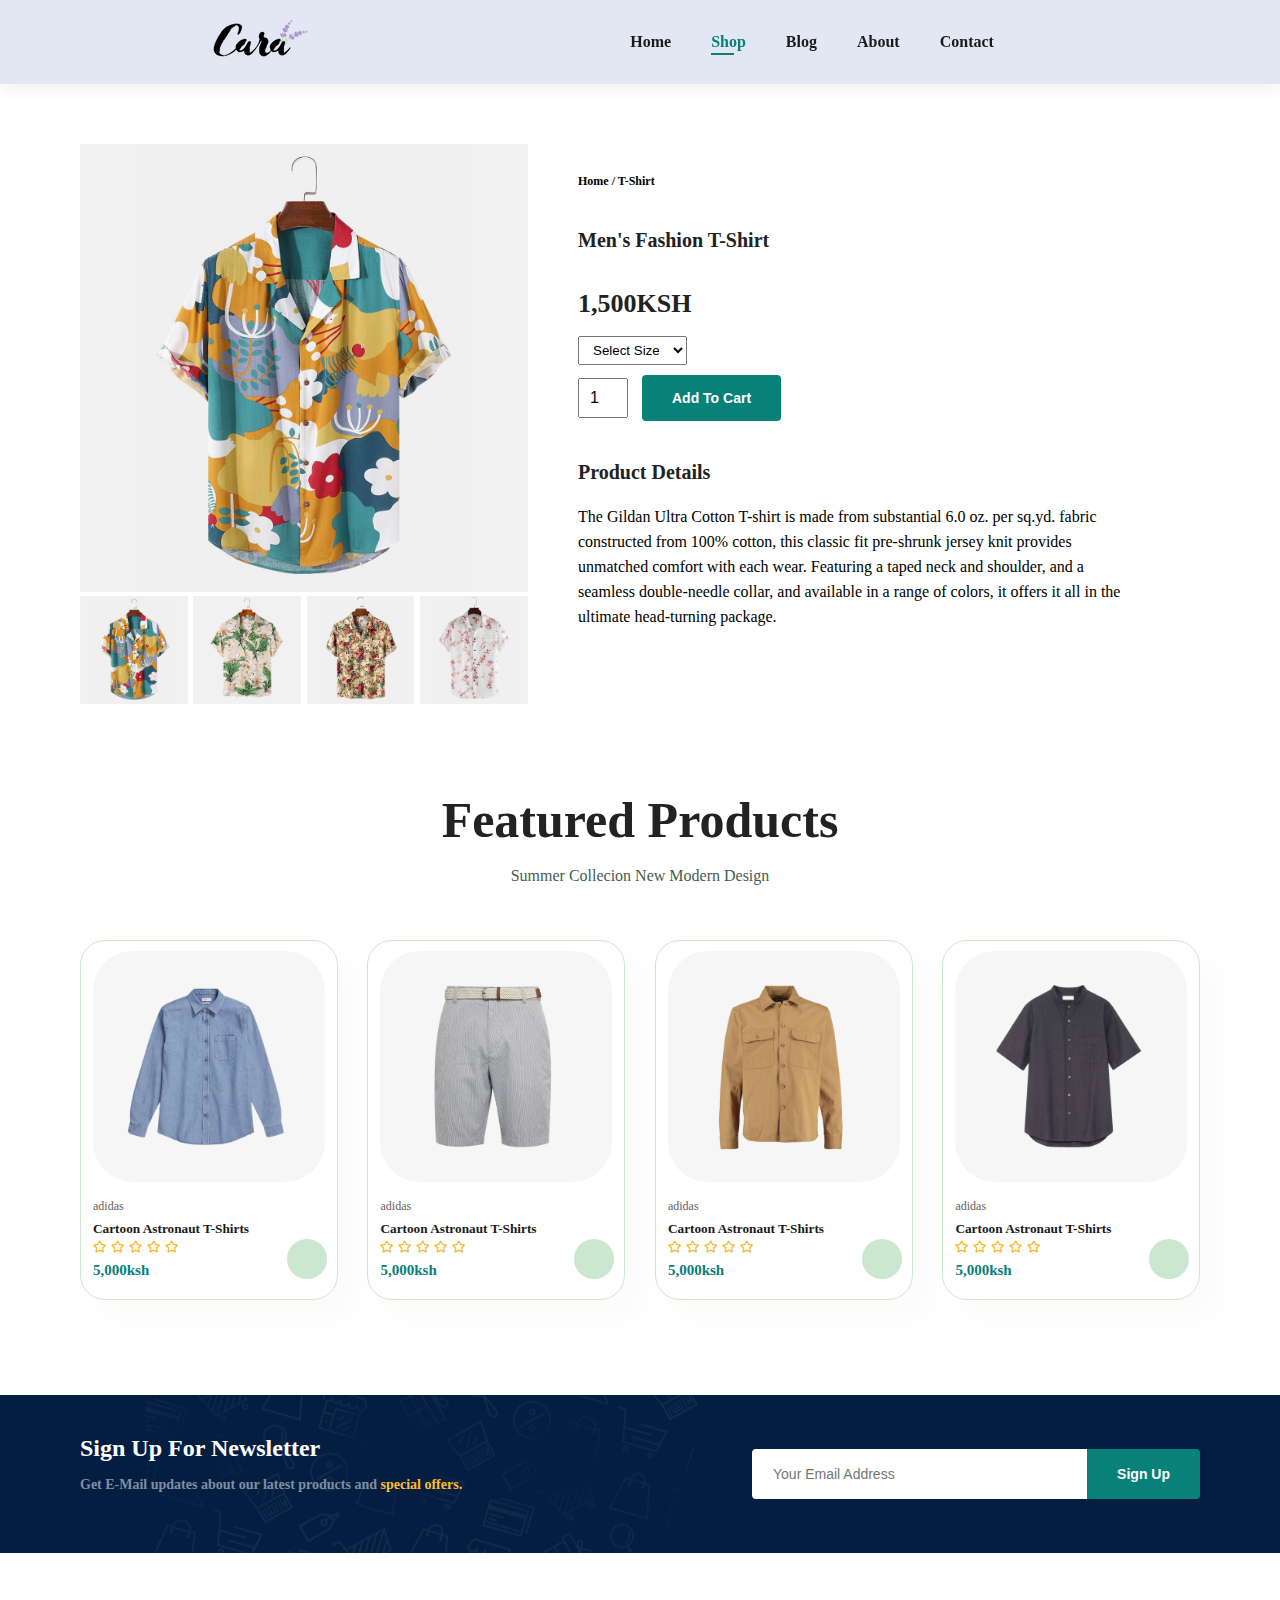
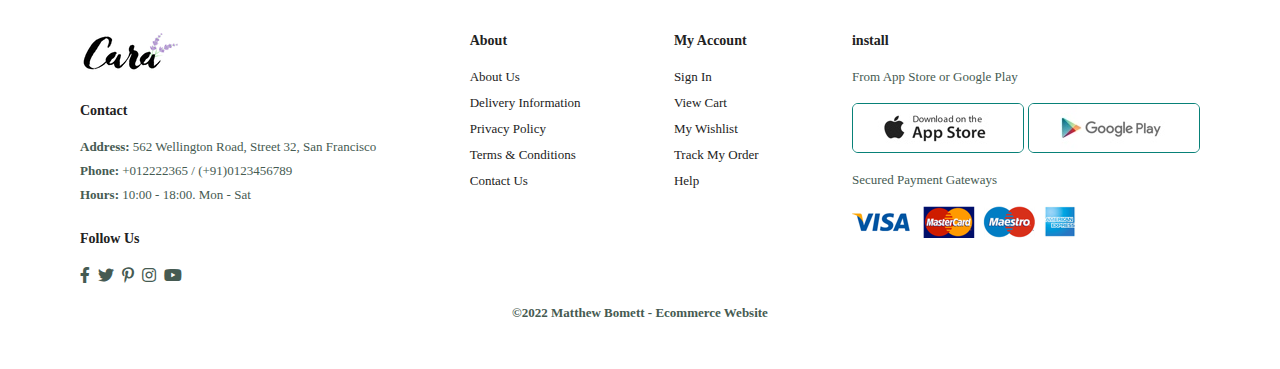
<file: sproduct.html>
<!DOCTYPE html>
<html lang="en">
  <head>
    <meta charset="UTF-8" />
    <meta http-equiv="X-UA-Compatible" content="IE=edge" />
    <meta name="viewport" content="width=device-width, initial-scale=1.0" />
    <title>Ecommerce Website</title>
    <link
      rel="stylesheet"
      href="https://pro.fontawesome.com/releases/v5.10.0/css/all.css"
    />
    <link rel="stylesheet" href="style.css" />
  </head>

  <body>
    <section id="header">
      <a href="#"><img src="img\logo.png" class="logo" alt="" /></a>

      <div>
        <ul id="navbar">
          <li><a href="index.html">Home</a></li>
          <li><a class="active" href="shop.html">Shop</a></li>
          <li><a href="blog.html">Blog</a></li>
          <li><a href="about.html">About</a></li>
          <li><a href="contact.html">Contact</a></li>
          <li id="lg-bag">
            <a href="cart.html"><i class="far fa-shopping-bag"></i></a>
          </li>
          <a href="#" id="close"><i class="far fa-times"></i></a>
        </ul>
      </div>

      <div id="mobile">
        <a href="cart.html"><i class="far fa-shopping-bag"></i></a>
        <i id="bar" class="fas fa-outdent"></i>
      </div>
    </section>

    <section id="prodetails" class="section-p1">
      <div class="single-pro-image">
        <img src="img/products/f1.jpg" width="100%" id="MainImg" alt="" />

        <div class="small-img-group">
          <div class="small-img-col">
            <img
              src="img/products/f1.jpg"
              width="100%"
              class="small-img"
              alt=""
            />
          </div>
          <div class="small-img-col">
            <img
              src="img/products/f2.jpg"
              width="100%"
              class="small-img"
              alt=""
            />
          </div>
          <div class="small-img-col">
            <img
              src="img/products/f3.jpg"
              width="100%"
              class="small-img"
              alt=""
            />
          </div>
          <div class="small-img-col">
            <img
              src="img/products/f4.jpg"
              width="100%"
              class="small-img"
              alt=""
            />
          </div>
        </div>
      </div>

      <div class="single-pro-details">
        <h6>Home / T-Shirt</h6>
        <h4>Men's Fashion T-Shirt</h4>
        <h2>1,500KSH</h2>
        <select>
          <option>Select Size</option>
          <option>XXL</option>
          <option>XL</option>
          <option>Large</option>
          <option>Small</option>
        </select>
        <input type="number" value="1" />
        <button class="normal">Add To Cart</button>
        <h4>Product Details</h4>
        <span
          >The Gildan Ultra Cotton T-shirt is made from substantial 6.0 oz. per
          sq.yd. fabric constructed from 100% cotton, this classic fit
          pre-shrunk jersey knit provides unmatched comfort with each wear.
          Featuring a taped neck and shoulder, and a seamless double-needle
          collar, and available in a range of colors, it offers it all in the
          ultimate head-turning package.
        </span>
      </div>
    </section>

    <section id="product1" class="section-p1">
      <h2>Featured Products</h2>
      <p>Summer Collecion New Modern Design</p>
      <div class="pro-container">
        <div class="pro">
          <img src="img/products/n5.jpg" alt="" />
          <div class="des">
            <span>adidas</span>
            <h5>Cartoon Astronaut T-Shirts</h5>
            <div class="star">
              <i class="far fa-star"></i>
              <i class="far fa-star"></i>
              <i class="far fa-star"></i>
              <i class="far fa-star"></i>
              <i class="far fa-star"></i>
            </div>
            <h4>5,000ksh</h4>
          </div>
          <a href="#"><i class="far fa-shopping-cart cart"></i></a>
        </div>
        <div class="pro">
          <img src="img/products/n6.jpg" alt="" />
          <div class="des">
            <span>adidas</span>
            <h5>Cartoon Astronaut T-Shirts</h5>
            <div class="star">
              <i class="far fa-star"></i>
              <i class="far fa-star"></i>
              <i class="far fa-star"></i>
              <i class="far fa-star"></i>
              <i class="far fa-star"></i>
            </div>
            <h4>5,000ksh</h4>
          </div>
          <a href="#"><i class="far fa-shopping-cart cart"></i></a>
        </div>
        <div class="pro">
          <img src="img/products/n7.jpg" alt="" />
          <div class="des">
            <span>adidas</span>
            <h5>Cartoon Astronaut T-Shirts</h5>
            <div class="star">
              <i class="far fa-star"></i>
              <i class="far fa-star"></i>
              <i class="far fa-star"></i>
              <i class="far fa-star"></i>
              <i class="far fa-star"></i>
            </div>
            <h4>5,000ksh</h4>
          </div>
          <a href="#"><i class="far fa-shopping-cart cart"></i></a>
        </div>
        <div class="pro">
          <img src="img/products/n8.jpg" alt="" />
          <div class="des">
            <span>adidas</span>
            <h5>Cartoon Astronaut T-Shirts</h5>
            <div class="star">
              <i class="far fa-star"></i>
              <i class="far fa-star"></i>
              <i class="far fa-star"></i>
              <i class="far fa-star"></i>
              <i class="far fa-star"></i>
            </div>
            <h4>5,000ksh</h4>
          </div>
          <a href="#"><i class="far fa-shopping-cart cart"></i></a>
        </div>
      </div>
    </section>

    <section id="newsletter" class="section-p1 section-m1">
      <div class="newstext">
        <h4>Sign Up For Newsletter</h4>
        <p>
          Get E-Mail updates about our latest products and
          <span>special offers.</span>
        </p>
      </div>
      <div class="form">
        <input type="text" placeholder="Your Email Address" />
        <button class="normal">Sign Up</button>
      </div>
    </section>

    <footer class="section-p1">
      <div class="col">
        <img class="logo" src="img/logo.png" alt="" />
        <h4>Contact</h4>
        <p>
          <strong>Address:</strong> 562 Wellington Road, Street 32, San
          Francisco
        </p>
        <p><strong>Phone:</strong> +012222365 / (+91)0123456789</p>
        <p><strong>Hours:</strong> 10:00 - 18:00. Mon - Sat</p>
        <div class="follow">
          <h4>Follow Us</h4>
          <div class="icon">
            <i class="fab fa-facebook-f"></i>
            <i class="fab fa-twitter"></i>
            <i class="fab fa-pinterest-p"></i>
            <i class="fab fa-instagram"></i>
            <i class="fab fa-youtube"></i>
          </div>
        </div>
      </div>

      <div class="col">
        <h4>About</h4>
        <a href="#">About Us</a>
        <a href="#">Delivery Information</a>
        <a href="#">Privacy Policy</a>
        <a href="#">Terms & Conditions</a>
        <a href="#">Contact Us</a>
      </div>

      <div class="col">
        <h4>My Account</h4>
        <a href="#">Sign In</a>
        <a href="#">View Cart</a>
        <a href="#">My Wishlist</a>
        <a href="#">Track My Order</a>
        <a href="#">Help</a>
      </div>

      <div class="col install">
        <h4>install</h4>
        <p>From App Store or Google Play</p>
        <div class="row">
          <img src="img/pay/app.jpg" alt="" />
          <img src="img/pay/play.jpg" alt="" />
        </div>
        <p>Secured Payment Gateways</p>
        <img src="img/pay/pay.png" alt="" />
      </div>

      <div class="copyright">
        <p><strong>©2022 Matthew Bomett - Ecommerce Website</strong></p>
      </div>
    </footer>

    <script>
      var MainImg = document.getElementById("MainImg");
      var smallimg = document.getElementsByClassName("small-img");

      smallimg[0].onclick = function () {
        MainImg.src = smallimg[0].src;
      };
      smallimg[1].onclick = function () {
        MainImg.src = smallimg[1].src;
      };
      smallimg[2].onclick = function () {
        MainImg.src = smallimg[2].src;
      };
      smallimg[3].onclick = function () {
        MainImg.src = smallimg[3].src;
      };
    </script>

    <script src="script.js"></script>
  </body>
</html>
</file>
<file: style.css>
* {
  margin: 0;
  padding: 0;
  box-sizing: border-box;
  font-family: "Spartan" sans-serif;
}

h1 {
  font-size: 50px;
  line-height: 64px;
  color: #222;
}

h2 {
  font-size: 50px;
  line-height: 64px;
  color: #222;
}

h4 {
  font-size: 20px;
  color: #222;
}

h6 {
  font-weight: 700;
  font-size: 12px;
}

p {
  font-size: 16px;
  color: #465b52;
  margin: 15px 0 20px 0;
}

.section-p1 {
  padding: 40px 80px;
}

.section-m1 {
  margin: 40px 0;
}

button.normal {
  font-size: 14px;
  font-weight: 600;
  padding: 15px 30px;
  color: #000;
  background-color: #fff;
  border-radius: 4px;
  cursor: pointer;
  border: none;
  outline: none;
  transition: 0.2s;
}

button.white {
  font-size: 13px;
  font-weight: 600;
  padding: 11px 18px;
  color: #fff;
  background-color: transparent;
  cursor: pointer;
  border: 1px solid #fff;
  outline: none;
  transition: 0.2s;
}

.body {
  width: 100%;
}

/* header start */

#header {
  display: flex;
  align-items: center;
  justify-content: space-around;
  padding: 20px 80px;
  background-color: #e3e6f3;
  box-shadow: 0 5px 15px rgba(0, 0, 0, 0.06);
  z-index: 999;
  position: sticky;
  top: 0;
  left: 0;
}

#navbar {
  display: flex;
  align-items: center;
  justify-content: center;
}

#navbar li {
  list-style: none;
  padding: 0 20px;
  position: relative;
}

#navbar li a {
  text-decoration: none;
  font-size: 16px;
  font-weight: 600;
  color: #1a1a1a;
  transition: 0.3s ease;
}

#navbar li a:hover {
  color: #088178;
}

#navbar li a:hover,
#navbar li a.active {
  color: #088178;
}

#navbar li a.active::after,
#navbar li a:hover::after {
  content: "";
  width: 30%;
  height: 2px;
  background-color: #088178;
  position: absolute;
  bottom: -4px;
  left: 20px;
}

#mobile {
  display: none;
  align-items: center;
}

#close {
  display: none;
}

/* home page */

#hero {
  background-image: url(img/hero4.png);
  height: 90vh;
  width: 100%;
  background-size: cover;
  background-position: top 25% right 0;
  padding: 0 80px;
  display: flex;
  flex-direction: column;
  align-items: flex-start;
  justify-content: center;
}

#hero h4 {
  padding-bottom: 15px;
}
#hero h1 {
  color: #088178;
}

#hero button {
  background-image: url(img/button.png);
  background-color: transparent;
  color: #088178;
  border: 0;
  padding: 14px 80px 14px 65px;
  background-repeat: no-repeat;
  cursor: pointer;
  font-weight: 700;
  font-size: 15px;
}

#feature {
  display: flex;
  align-items: center;
  justify-content: space-between;
  flex-wrap: wrap;
}

#feature .fe-box {
  width: 180px;
  text-align: center;
  padding: 25px 15px;
  box-shadow: 20px 20px 34px rgba(0, 0, 0, 0.03);
  border: 1px solid #cce7d0;
  border-radius: 4px;
  margin: 15px 0;
}

#feature .fe-box:hover {
  box-shadow: 10px 10px 54px rgba(70, 62, 221, 0.1);
}
#feature .fe-box h6 {
  display: inline;
  padding: 9px 8px 6px 8px;
  line-height: 1;
  border-radius: 4px;
  color: #088178;
  background-color: #fddde4;
}

#feature .fe-box:nth-child(2) h6 {
  background-color: #cdebbc;
}

#feature .fe-box:nth-child(3) h6 {
  background-color: #d1e8f2;
}

#feature .fe-box:nth-child(4) h6 {
  background-color: #cdd4f8;
}

#feature .fe-box:nth-child(5) h6 {
  background-color: #f6dbf6;
}

#feature .fe-box:nth-child(6) h6 {
  background-color: #fff2e5;
}

#product1 {
  text-align: center;
}

#product1 .pro-container {
  display: flex;
  justify-content: space-between;
  padding-top: 20px;
  flex-wrap: wrap;
}

#product1 .pro {
  width: 23%;
  min-width: 250px;
  padding: 10px 12px;
  border: 1px solid #cce7d0;
  border-radius: 25px;
  cursor: pointer;
  box-shadow: 20px 20px 30px rgba(0, 0, 0, 0.02);
  margin: 15px 0;
  transition: 0.2s ease;
  position: relative;
}

#product1 .pro:hover {
  box-shadow: 20px 20px 30px rgba(0, 0, 0, 0.06);
}

#product1 .pro img {
  width: 100%;
  border-radius: 40px;
}

#product1 .pro .des {
  text-align: start;
  padding: 10px 0;
}

#product1 .pro .des span {
  color: #606063;
  font-size: 12px;
}

#product1 .pro .des h5 {
  padding-top: 7px;
  color: #1a1a1a;
}

#product1 .pro .des i {
  font-size: 12px;
  color: rgb(243, 181, 25);
}

#product1 .pro .des h4 {
  padding-top: 7px;
  font-size: 15px;
  font-weight: 700;
  color: #088178;
}

#product1 .pro .cart {
  width: 40px;
  height: 40px;
  line-height: 40px;
  border-radius: 50px;
  background-color: #e8f6ea;
  font-weight: 500;
  color: #088178;
  background-color: #cce7d0;
  position: absolute;
  bottom: 20px;
  right: 10px;
}

#banner {
  display: flex;
  flex-direction: column;
  justify-content: center;
  align-items: center;
  text-align: center;
  background-image: url(img/banner/b2.jpg);
  width: 100%;
  height: 40vh;
  background-size: cover;
  background-position: center;
}

#banner h4 {
  color: #fff;
  font-size: 16px;
}

#banner h2 {
  color: #fff;
  font-size: 30px;
  padding: 10px 0;
}

#banner h2 span {
  color: #ef3636;
}

#banner button:hover {
  background: #088178;
  color: #fff;
}

#sm-banner {
  display: flex;
  justify-content: space-between;
  flex-wrap: wrap;
}

#sm-banner .banner-box {
  display: flex;
  flex-direction: column;
  justify-content: center;
  align-items: flex-start;
  text-align: center;
  background-image: url(img/banner/b17.jpg);
  min-width: 580px;
  height: 50vh;
  background-size: cover;
  background-position: center;
  padding: 30px;
}

#sm-banner .banner-box2 {
  background-image: url(img/banner/b10.jpg);
}

#sm-banner h4 {
  color: #fff;
  font-size: 20px;
  font-weight: 300;
}

#sm-banner h2 {
  color: #fff;
  font-size: 28px;
  font-weight: 800;
}

#sm-banner span {
  color: #fff;
  font-size: 14px;
  font-weight: 500;
  padding-bottom: 15px;
}

#sm-banner .banner-box:hover button {
  background: #088178;
  border: 1px solid #088178;
}

#banner3 {
  display: flex;
  justify-content: space-between;
  flex-wrap: wrap;
  padding: 0 80px;
}

#banner3 .banner-box {
  display: flex;
  flex-direction: column;
  justify-content: center;
  align-items: flex-start;
  text-align: center;
  background-image: url(img/banner/b7.jpg);
  min-width: 30%;
  height: 30vh;
  background-size: cover;
  background-position: center;
  padding: 20px;
  margin-bottom: 20px;
}

#banner3 .banner-box2 {
  background-image: url(img/banner/b4.jpg);
}

#banner3 .banner-box3 {
  background-image: url(img/banner/b18.jpg);
}

#banner3 h2 {
  color: #fff;
  font-weight: 900;
  font-size: 22px;
}

#banner3 h3 {
  color: #ec544e;
  font-weight: 800;
  font-size: 15px;
}

#newsletter {
  display: flex;
  justify-content: space-between;
  flex-wrap: wrap;
  align-items: center;
  background-image: url(img/banner/b14.png);
  background-repeat: no-repeat;
  background-position: 20% 30%;
  background-color: #041e42;
}

#newsletter h4 {
  font-size: 24px;
  font-weight: 700;
  color: #fff;
}

#newsletter p {
  font-size: 14px;
  font-weight: 600;
  color: #818ea0;
}

#newsletter p span {
  color: #ffbd27;
}

#newsletter .form {
  display: flex;
  width: 40%;
}

#newsletter input {
  height: 3.125rem;
  padding: 0 1.25rem;
  font-size: 14px;
  width: 100%;
  border: 1px solid transparent;
  border-radius: 4px;
  outline: none;
  border-top-right-radius: 0;
  border-bottom-right-radius: 0;
}

#newsletter button {
  background-color: #088178;
  color: #fff;
  white-space: nowrap;
  border-top-left-radius: 0;
  border-bottom-left-radius: 0;
}

footer {
  display: flex;
  flex-wrap: wrap;
  justify-content: space-between;
}

footer .col {
  display: flex;
  flex-direction: column;
  align-items: flex-start;
  margin-bottom: 20px;
}

footer .logo {
  margin-bottom: 30px;
}

footer h4 {
  font-size: 14px;
  padding-bottom: 20px;
}

footer p {
  font-size: 13px;
  margin: 0 0 8px 0;
}

footer a {
  font-size: 13px;
  text-decoration: none;
  color: #222;
  margin-bottom: 10px;
}

footer .follow {
  margin-top: 20px;
}

footer .follow i {
  color: #465b52;
  padding-right: 4px;
  cursor: pointer;
}

footer .install .row img {
  border: 1px solid #088178;
  border-radius: 6px;
}

footer .install img {
  margin: 10px 0 15px 0;
}

footer .follow i:hover,
footer a:hover {
  color: #088178;
}

footer .copyright {
  width: 100%;
  text-align: center;
}

/* shop page */
#page-header {
  background-image: url(img/banner/b1.jpg);
  width: 100%;
  height: 40vh;
  background-size: cover;
  display: flex;
  justify-content: center;
  text-align: center;
  flex-direction: column;
  padding: 14px;
}

#page-header h2,
#page-header p {
  color: #fff;
}

#pagination {
  text-align: center;
}

#pagination a {
  text-decoration: none;
  background-color: #088178;
  padding: 15px 20px;
  border-radius: 4px;
  color: #fff;
  font-weight: 600;
}

#pagination a i {
  font-size: 16px;
  font-weight: 600;
}

/* single product */

#prodetails {
  display: flex;
  margin-top: 20px;
}

#prodetails .single-pro-image {
  width: 40%;
  margin-right: 50px;
}

.small-img-group {
  display: flex;
  justify-content: space-between;
}

.small-img-col {
  flex-basis: 24%;
  cursor: pointer;
}

#prodetails .single-pro-details {
  width: 50%;
  padding-top: 30px;
}

#prodetails .single-pro-details h4 {
  padding: 40px 0 20px 0;
}

#prodetails .single-pro-details h2 {
  font-size: 26px;
}

#prodetails .single-pro-details select {
  display: block;
  padding: 5px 10px;
  margin-bottom: 10px;
}

#prodetails .single-pro-details input {
  width: 50px;
  height: 40px;
  padding-left: 10px;
  font-size: 16px;
  margin-right: 10px;
}

#prodetails .single-pro-details button {
  background: #088178;
  color: #fff;
}

#prodetails .single-pro-details input:focus {
  outline: none;
}

#prodetails .single-pro-details span {
  line-height: 25px;
}

/* blog page */

#page-header.blog-header {
  background-image: url(img/banner/b19.jpg);
}

#blog {
  padding: 150px 150px 0 150px;
}

#blog .blog-box {
  position: relative;
  display: flex;
  align-items: center;
  width: 100%;
  padding-bottom: 90px;
}

#blog .blog-img {
  width: 50%;
  margin-right: 40px;
}

#blog img {
  width: 100%;
  height: 300px;
  object-fit: cover;
}

#blog .blog-details {
  width: 50%;
}

#blog .blog-details a {
  text-decoration: none;
  font-size: 11px;
  color: #000;
  font-weight: 700;
  position: relative;
  transition: 0.3s;
}

#blog .blog-details a::after {
  content: "";
  width: 50px;
  height: 1px;
  background-color: #000;
  position: absolute;
  top: 4px;
  right: -60px;
}

#blog .blog-details a:hover {
  color: #088178;
}

#blog .blog-details a:hover::after {
  background-color: #088178;
}

#blog .blog-box h1 {
  position: absolute;
  top: -40px;
  left: 0;
  font-size: 70px;
  font-weight: 700;
  color: #c9cbce;
  z-index: -9;
}

/* about page */

#page-header.about-header {
  background-image: url(img/about/banner.png);
}

#about-head {
  display: flex;
  align-items: center;
}

#about-head img {
  width: 50%;
  height: auto;
}

#about-head div {
  padding-left: 40px;
}

#about-app {
  text-align: center;
}

#about-app .video {
  width: 70%;
  height: 100%;
  margin: 30px auto 0 auto;
}

#about-app .video video {
  width: 100%;
  height: 100%;
  border-radius: 20px;
}

/* Contact Page */

#contact-details {
  display: flex;
  align-items: center;
  justify-content: space-between;
}

#contact-details .details {
  width: 40%;
}

#contact-details .details span,
#form-details form span {
  font-size: 12px;
}

#contact-details .details h2,
#form-details form h2 {
  font-size: 26px;
  line-height: 35px;
  padding: 20px 0;
}

#contact-details .details h3 {
  font-size: 16px;
  padding-bottom: 15px;
}

#contact-details .details li {
  list-style: none;
  display: flex;
  padding: 10px 0;
}

#contact-details .details li i {
  font-size: 14px;
  padding-right: 22px;
}

#contact-details .details li p {
  margin: 0;
  font-size: 14px;
}

#contact-details .map {
  width: 55%;
  height: 400px;
}

#contact-details .map iframe {
  width: 100%;
  height: 100%;
}

#form-details {
  display: flex;
  justify-content: space-between;
  margin: 30px;
  padding: 80px;
  border: 1px solid #e1e1e1;
}

#form-details form {
  width: 65%;
  display: flex;
  flex-direction: column;
  align-items: flex-start;
}

#form-details form input,
#form-details form textarea {
  width: 100%;
  padding: 12px 15px;
  outline: none;
  margin-bottom: 20px;
  border: 1px solid #e1e1e1;
}

#form-details form button {
  background-color: #088178;
  color: white;
}

#form-details .ppl div {
  padding-bottom: 25px;
  display: flex;
  align-items: flex-start;
}

#form-details .ppl div img {
  width: 65px;
  height: 65px;
  object-fit: cover;
  margin-right: 15px;
}

#form-details .ppl div p {
  margin: 0;
  font-size: 13px;
  line-height: 25px;
}

#form-details .ppl div p span {
  display: block;
  font-size: 16px;
  font-weight: 600;
  color: #000;
}

/* Cart Page */

#cart {
  overflow-x: auto;
}

#cart table {
  width: 100%;
  border-collapse: collapse;
  table-layout: fixed;
  white-space: nowrap;
}

#cart table img {
  width: 70px;
}

#cart table td:nth-child(1) {
  width: 100px;
  text-align: center;
}

#cart table td:nth-child(2) {
  width: 150px;
  text-align: center;
}

#cart table td:nth-child(3) {
  width: 250px;
  text-align: center;
}

#cart table td:nth-child(4),
#cart table td:nth-child(5),
#cart table td:nth-child(6) {
  width: 150px;
  text-align: center;
}

#cart table td:nth-child(5) input {
  width: 70px;
  padding: 10px 5px 10px 15px;
}

#cart table thead {
  border: 1px solid #e2e9e1;
  border-left: none;
  border-right: none;
}

#cart table thead td {
  font-weight: 700;
  text-transform: uppercase;
  font-size: 13px;
  padding: 18px 0;
}

#cart table tbody tr td {
  padding-top: 15px;
}

#cart table tbody td {
  font-size: 13px;
}

#cart-add {
  display: flex;
  flex-wrap: wrap;
  justify-content: space-between;
}

#coupon {
  width: 50%;
  margin-bottom: 30px;
}

#coupon h3,
#subtotal h3 {
  padding-bottom: 15px;
}

#coupon input {
  padding: 10px 20px;
  outline: none;
  width: 60%;
  margin-right: 10px;
  border: 1px solid #e2e9e1;
}

#coupon button,
#subtotal button {
  background-color: #088178;
  color: white;
  padding: 12px 20px;
}

#subtotal {
  width: 50%;
  margin-bottom: 30px;
  border: 1px solid #e2e9e1;
  padding: 30px;
}

#subtotal table {
  border-collapse: collapse;
  width: 100%;
  margin-bottom: 20px;
}

#subtotal table td {
  width: 50%;
  border: 1px solid #e2e9e1;
  padding: 10px;
  font-size: 13px;
}

/* Start Media Query */

@media (max-width: 799px) {
  .section-p1 {
    padding: 40px 40px;
  }

  #navbar {
    display: flex;
    flex-direction: column;
    align-items: flex-start;
    justify-content: flex-start;
    position: fixed;
    top: 0;
    right: -300px;
    height: 100vh;
    width: 300px;
    background-color: #e3e6f3;
    box-shadow: 0 40px 60px rgba(0, 0, 0, 0.1);
    padding: 80px 0 0 10px;
    transition: 0.3s;
  }

  #navbar.active {
    right: 0px;
  }

  #navbar li {
    margin-bottom: 25px;
  }

  #mobile {
    display: flex;
    align-items: center;
  }

  #mobile i {
    color: #1a1a1a;
    font-size: 24px;
    padding-left: 20px;
  }

  #close {
    display: initial;
    position: absolute;
    top: 30px;
    left: 40px;
    color: #222;
    font-size: 24px;
  }

  #lg-bag {
    display: none;
  }

  #hero {
    height: 70vh;
    padding: 0 80px;
    background-position: top 30% right 30%;
  }

  #feature {
    justify-content: center;
  }

  #feature .fe-box {
    margin: 15px 15px;
  }

  #product1 .pro-container {
    justify-content: center;
  }

  #product1 .pro {
    margin: 15px;
  }

  #banner {
    height: 20vh;
  }

  #sm-banner .banner-box {
    min-width: 100%;
    height: 30vh;
  }

  #banner3 {
    padding: 0 40px;
  }

  #banner3 .banner-box {
    width: 28%;
  }

  #newsletter .form {
    width: 70%;
  }

  /* contact page */

  #form-details {
    padding: 40px;
  }

  #form-details form {
    width: 50%;
  }
}

@media (max-width: 477px) {
  .section-p1 {
    padding: 20px;
  }

  #header {
    padding: 10px 30px;
  }

  h1 {
    font-size: 38pxpx;
  }

  h2 {
    font-size: 32px;
  }

  #hero {
    padding: 0 20px;
    background-position: 55%;
  }

  #feature {
    justify-content: space-between;
  }

  #feature .fe-box {
    width: 155px;
    margin: 0 0 15px 0;
  }

  #product1 .pro {
    width: 100%;
  }

  #banner {
    height: 40vh;
  }

  #sm-banner .banner-box {
    height: 40vh;
  }

  #sm-banner .banner-box2 {
    margin-top: 20px;
  }

  #banner3 {
    padding: 0 20px;
  }

  #banner3 .banner-box {
    width: 100%;
  }

  #banner3 h2 {
    text-align: left;
  }

  #newsletter .form {
    width: 100%;
  }

  #newsletter {
    padding: 40px 20px;
  }

  /* single product */

  #prodetails {
    display: flex;
    flex-direction: column;
  }

  #prodetails .single-pro-image {
    width: 40%;
    margin-right: 50px;
  }

  #prodetails .single-pro-image {
    width: 100%;
    margin-right: 0px;
  }

  #prodetails .single-pro-details {
    width: 100%;
  }

  /* blog page */

  #blog .blog-box {
    display: flex;
    align-items: flex-start;
    flex-direction: column;
  }

  #blog {
    padding: 100px 20px 0 20px;
  }

  #blog .blog-img {
    width: 100%;
    margin-right: 0px;
    margin-bottom: 30px;
  }

  #blog .blog-details {
    width: 100%;
  }

  /* about page */

  #about-head {
    flex-direction: column;
  }

  #about-head img {
    width: 100%;
    margin-bottom: 20px;
  }

  #about-head div {
    padding-left: 0px;
  }

  #about-app .video {
    width: 100%;
  }

  /* contact page */

  #contact-details {
    flex-direction: column;
  }

  #contact-details .details {
    width: 100%;
    margin-bottom: 30px;
  }

  #contact-details .map {
    width: 100%;
  }

  #form-details {
    margin: 10px;
    padding: 30px;
    flex-wrap: wrap;
  }

  #form-details form {
    width: 100%;
    margin-bottom: 30px;
  }

  /* cart page */

  #cart-add {
    flex-direction: column;
  }

  #coupon {
    width: 100%;
  }

  #subtotal {
    width: 100%;
    padding: 20px;
  }
}
</file>
